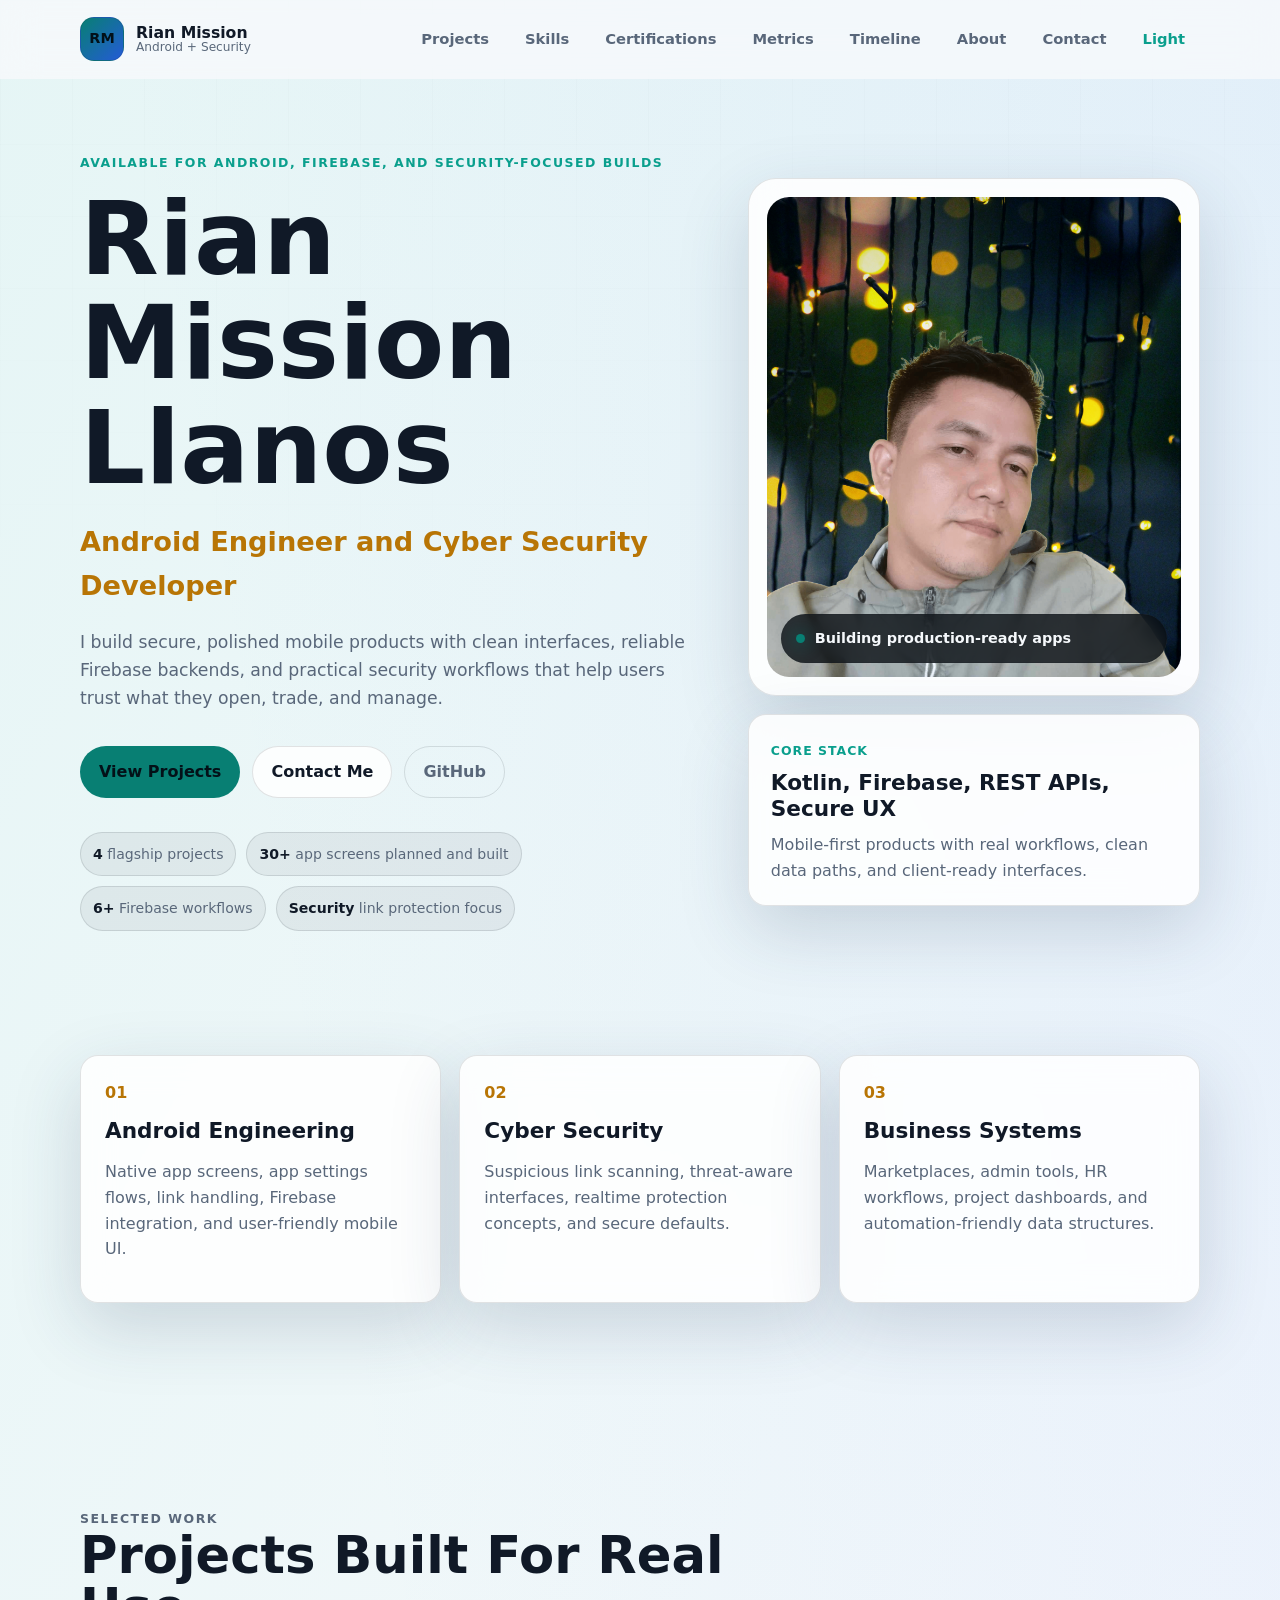
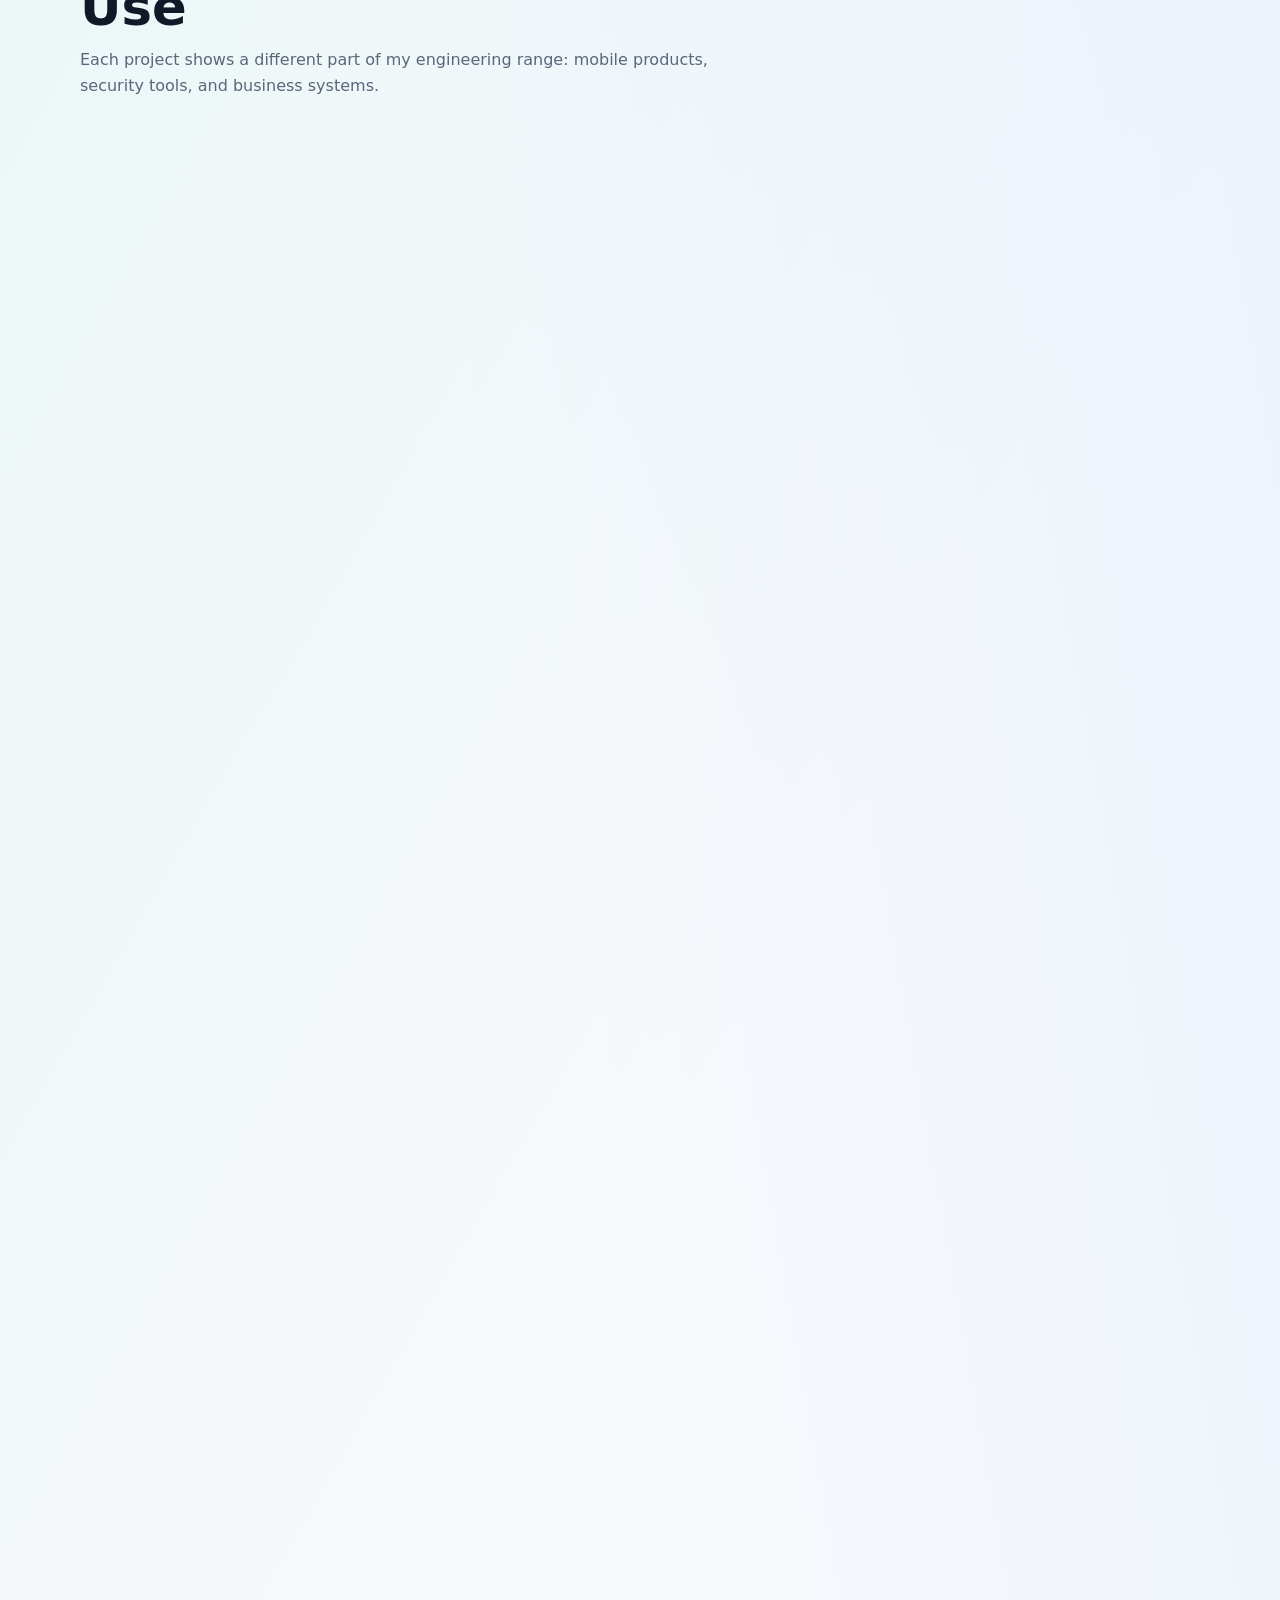
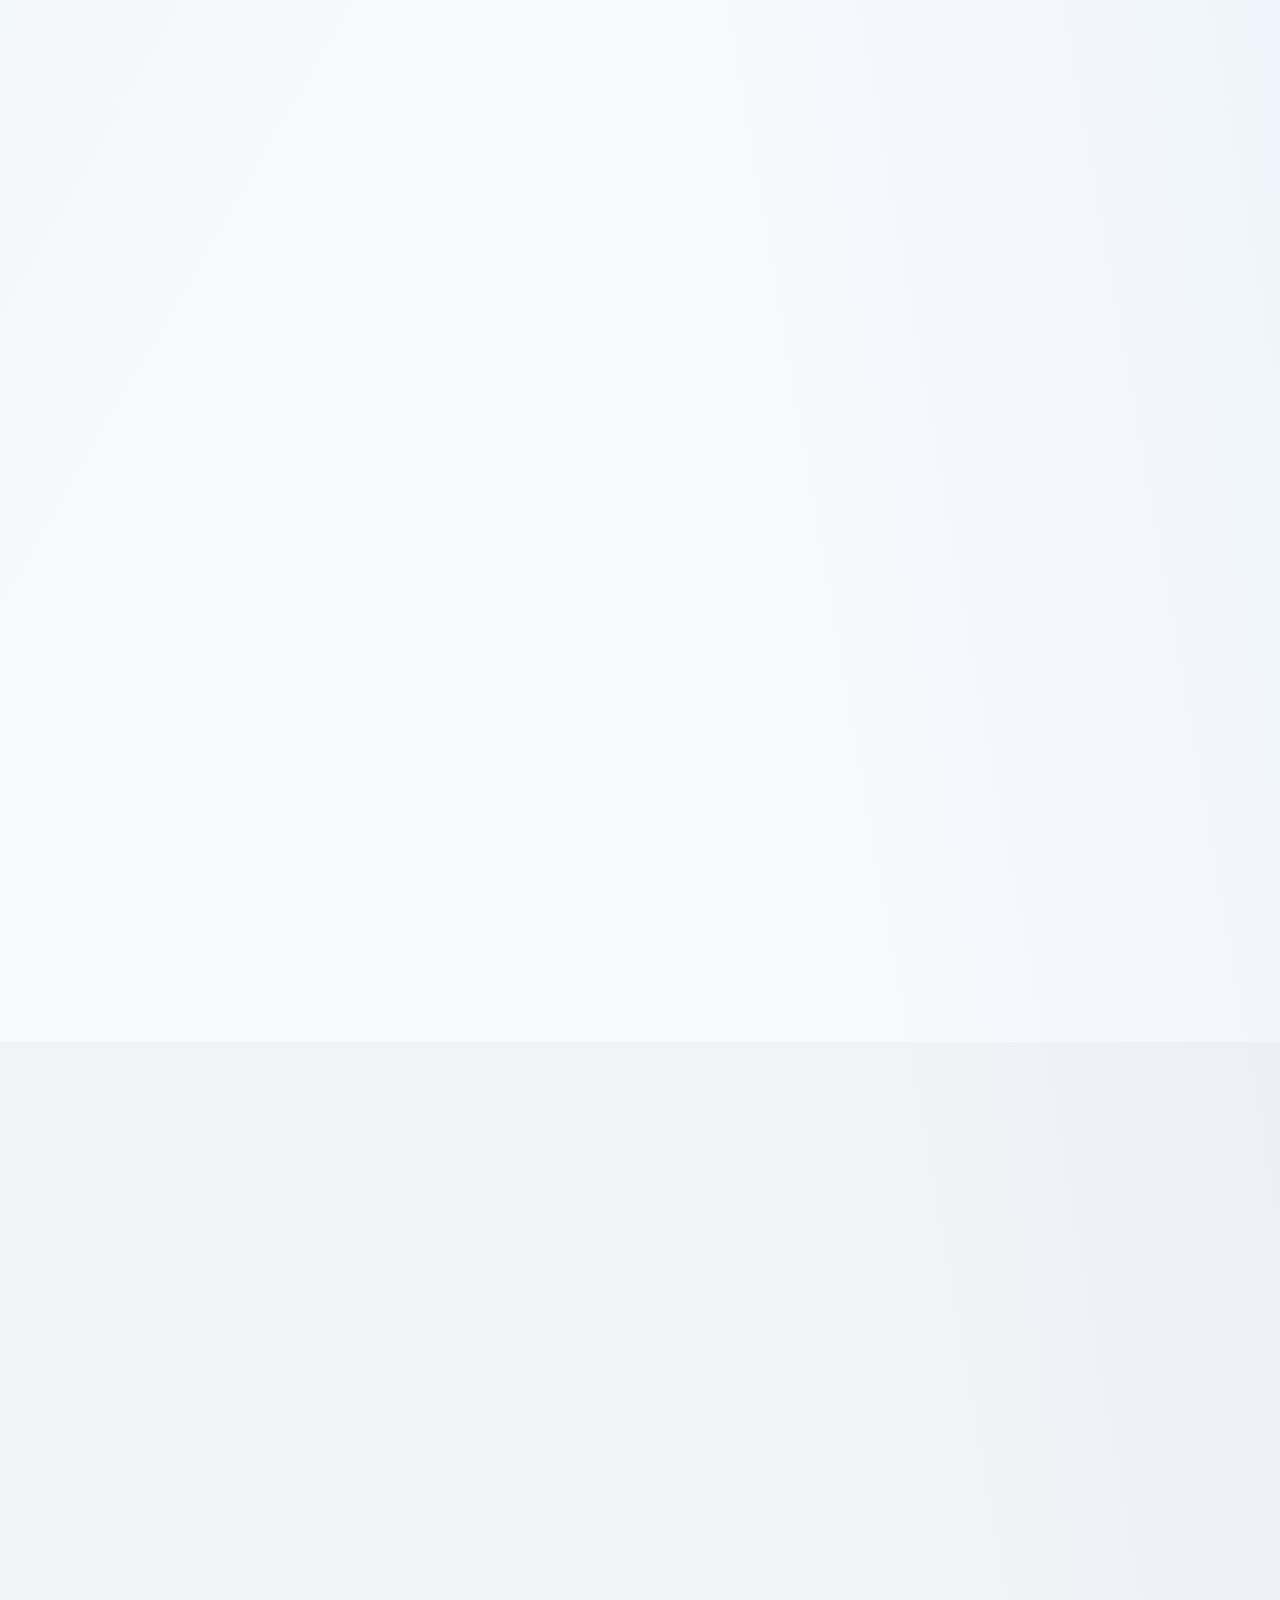
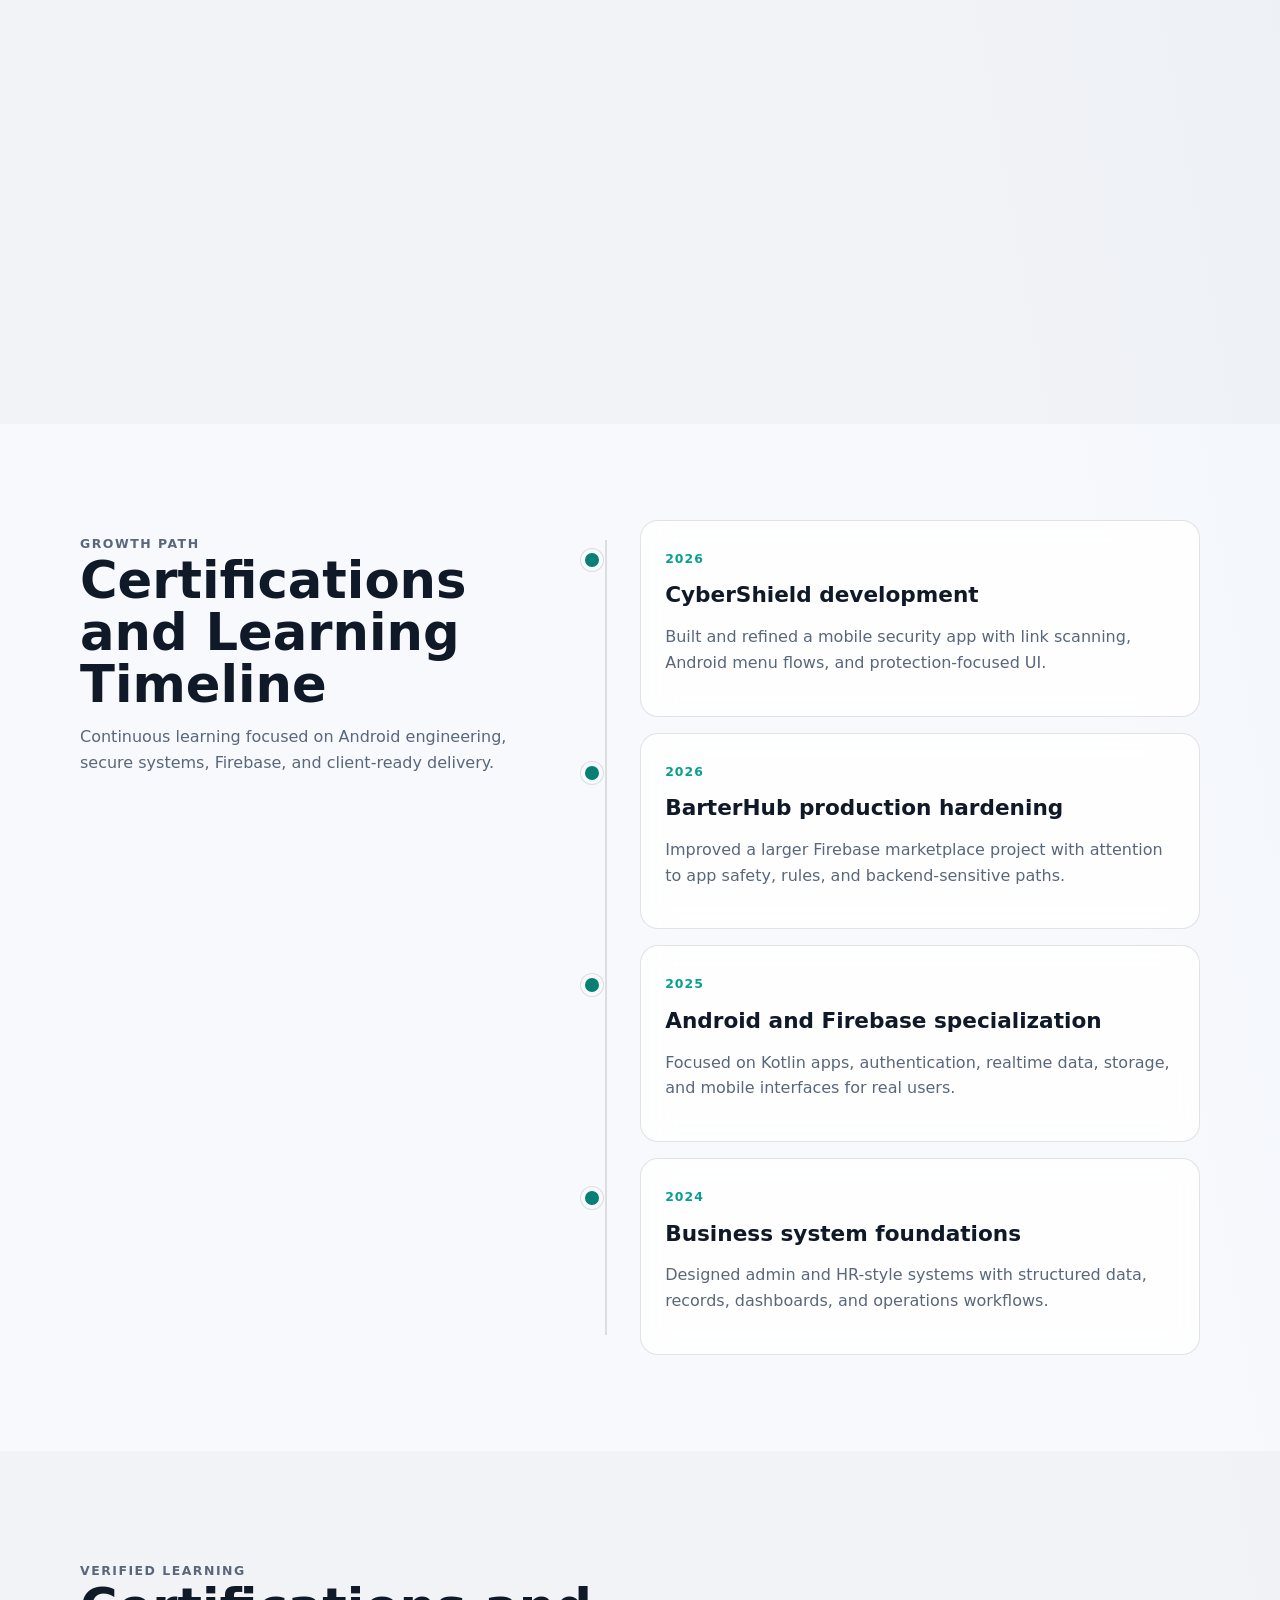
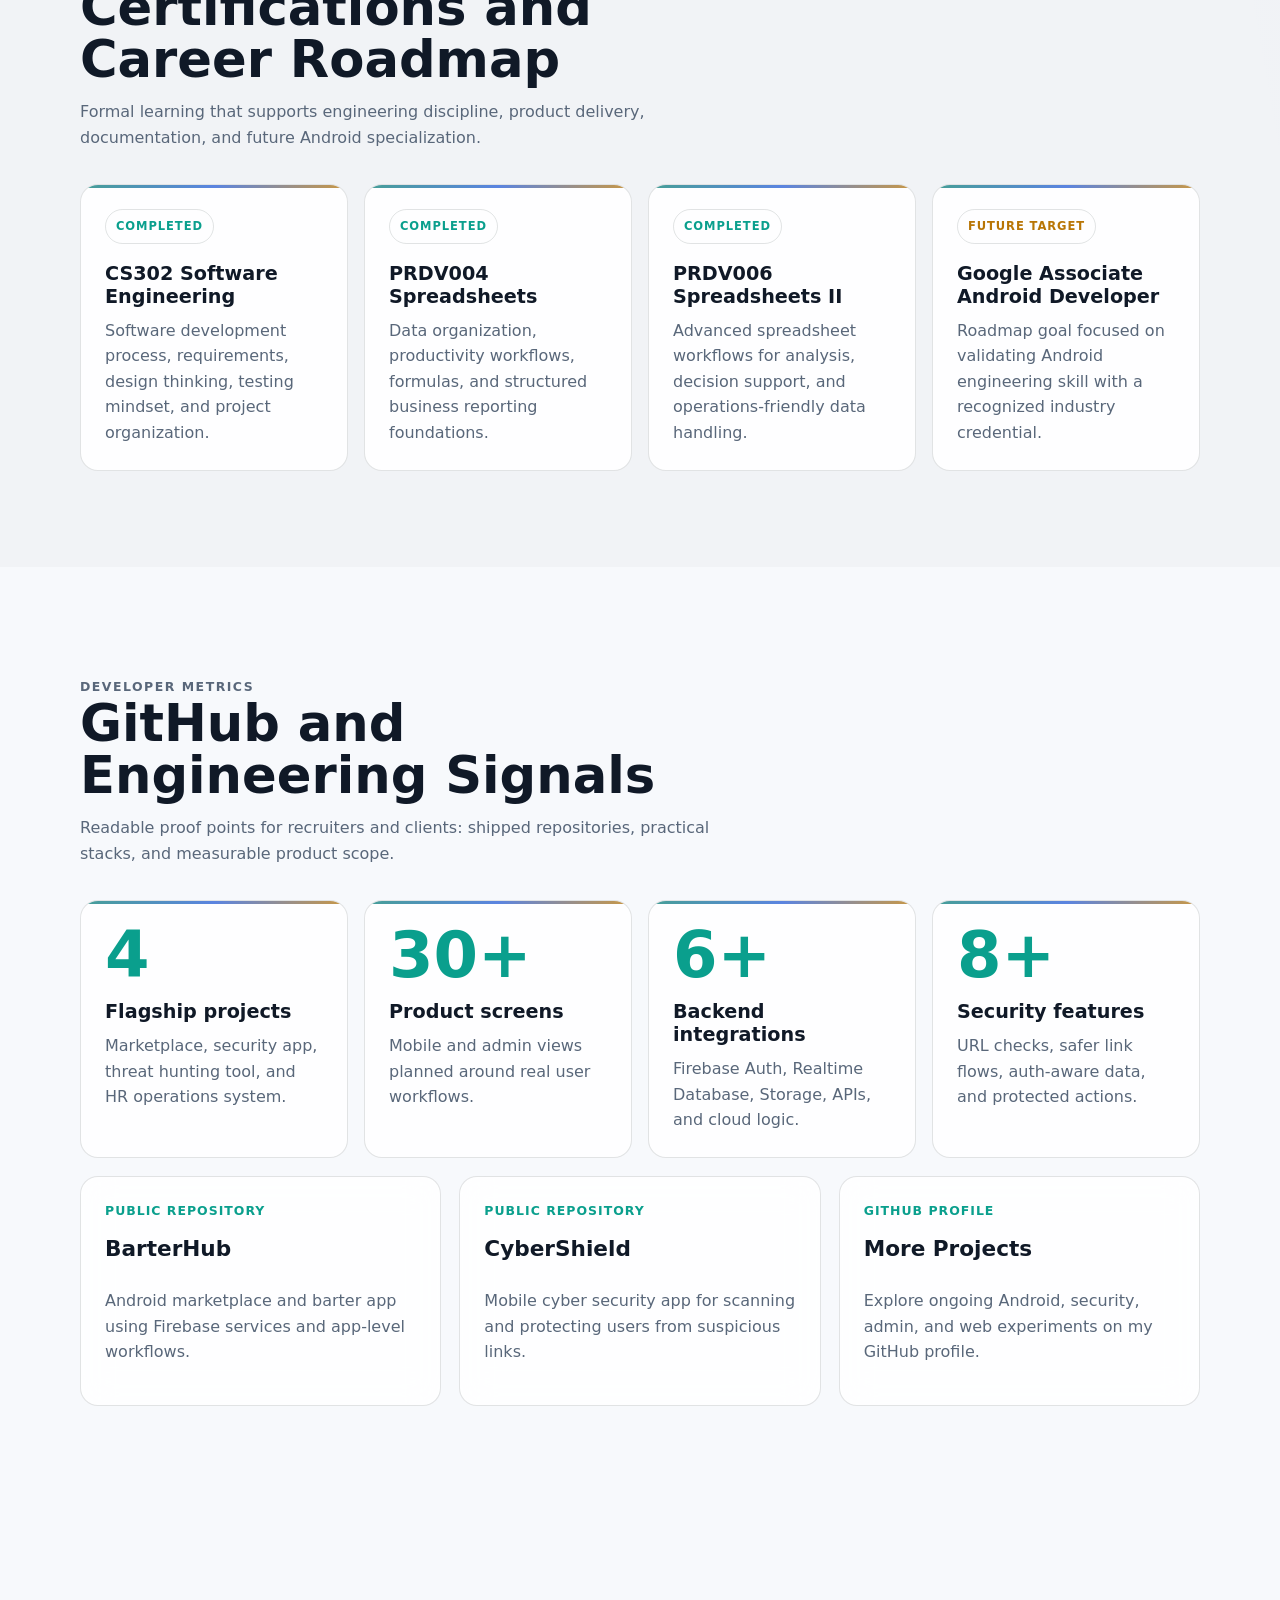
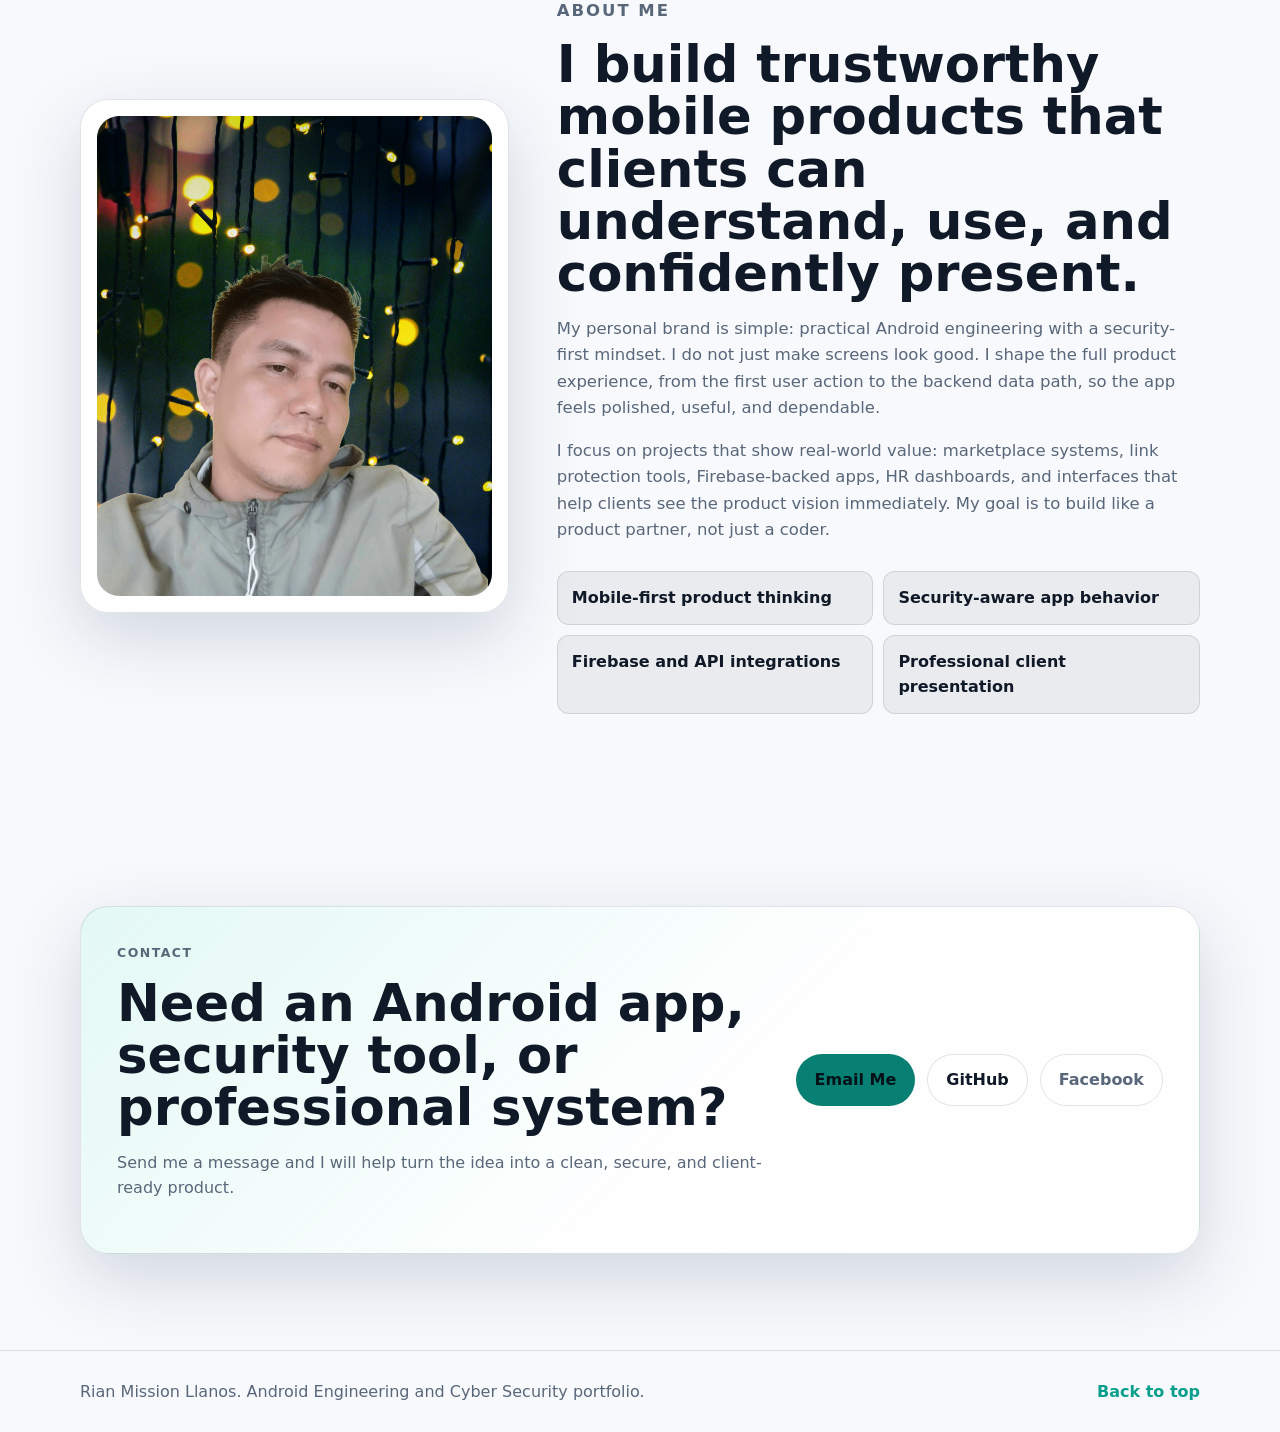
<file: index.html>
<!DOCTYPE html>
<html lang="en">
<head>
  <meta charset="UTF-8">
  <meta name="viewport" content="width=device-width, initial-scale=1">
  <meta name="robots" content="index, follow">
  <meta name="theme-color" content="#08111f">
  <meta name="description" content="Rian Mission Llanos is an Android Engineer and Cyber Security developer building secure mobile apps, Firebase systems, and client-ready digital products.">
  <meta name="keywords" content="Rian Mission Llanos, Android Engineer, Cyber Security, Kotlin, Firebase, BarterHub, CyberShield, HR System, Philippines developer">
  <meta name="author" content="Rian Mission Llanos">
  <meta property="og:title" content="Rian Mission Llanos | Android Engineer and Cyber Security Developer">
  <meta property="og:description" content="Premium developer portfolio focused on Android Engineering, Cyber Security, Firebase, and production-ready app systems.">
  <meta property="og:type" content="website">
  <meta property="og:image" content="mission.jpg">
  <meta property="og:url" content="https://rainmission123.github.io/My-Portfolio/">
  <meta name="twitter:card" content="summary_large_image">
  <title>Rian Mission Llanos | Android Engineer and Cyber Security Developer</title>
  <link rel="canonical" href="https://rainmission123.github.io/My-Portfolio/">
  <link rel="preload" href="mission.jpg" as="image">
  <link rel="stylesheet" href="style.css">
  <script type="application/ld+json">
    {
      "@context": "https://schema.org",
      "@type": "Person",
      "name": "Rian Mission Llanos",
      "jobTitle": "Android Engineer and Cyber Security Developer",
      "url": "https://rainmission123.github.io/My-Portfolio/",
      "image": "mission.jpg",
      "email": "<mailto:missionrain></mailto:missionrain>@gmail.com",
      "sameAs": [
        "https://github.com/rainmission123",
        "https://www.facebook.com/Jorian1926"
      ],
      "knowsAbout": [
        "Android Engineering",
        "Cyber Security",
        "Kotlin",
        "Firebase",
        "Secure Mobile Applications"
      ]
    }
  </script>
</head>
<body>
  <a class="skip-link" href="#main">Skip to content</a>

  <header class="site-header" data-header>
    <nav class="nav shell" aria-label="Primary navigation">
      <a class="brand" href="#home" aria-label="Rian Mission home">
        <span class="brand-mark">RM</span>
        <span class="brand-copy">
          <strong>Rian Mission</strong>
          <small>Android + Security</small>
        </span>
      </a>

      <button class="nav-toggle" type="button" aria-label="Open menu" aria-expanded="false" data-nav-toggle>
        <span></span>
        <span></span>
        <span></span>
      </button>

      <div class="nav-panel" data-nav-panel>
        <a href="#projects">Projects</a>
        <a href="#skills">Skills</a>
        <a href="#certifications">Certifications</a>
        <a href="#metrics">Metrics</a>
        <a href="#timeline">Timeline</a>
        <a href="#about">About</a>
        <a href="#contact">Contact</a>
        <button class="theme-toggle" type="button" aria-label="Switch color theme" data-theme-toggle>
          <span data-theme-icon>Dark</span>
        </button>
      </div>
    </nav>
  </header>

  <main id="main">
    <section class="hero section" id="home">
      <div class="shell hero-grid">
        <div class="hero-copy reveal">
          <p class="eyebrow">Available for Android, Firebase, and security-focused builds</p>
          <h1>Rian Mission Llanos</h1>
          <p class="hero-title">Android Engineer and Cyber Security Developer</p>
          <p class="hero-lede">
            I build secure, polished mobile products with clean interfaces, reliable Firebase backends,
            and practical security workflows that help users trust what they open, trade, and manage.
          </p>
          <div class="hero-actions" aria-label="Portfolio actions">
            <a class="button primary" href="#projects">View Projects</a>
            <a class="button secondary" href="mailto:missionrain8@gmail.com">Contact Me</a>
            <a class="button ghost" href="https://github.com/rainmission123" target="_blank" rel="noreferrer">GitHub</a>
          </div>
          <div class="hero-metrics" aria-label="Professional focus areas">
            <span><strong>4</strong> flagship projects</span>
            <span><strong>30+</strong> app screens planned and built</span>
            <span><strong>6+</strong> Firebase workflows</span>
            <span><strong>Security</strong> link protection focus</span>
          </div>
        </div>

        <div class="hero-visual reveal" aria-label="Profile and engineering summary">
          <div class="profile-card">
            <img src="mission.jpg" width="480" height="480" alt="Portrait of Rian Mission Llanos">
            <div class="profile-status">
              <span class="status-dot"></span>
              Building production-ready apps
            </div>
          </div>
          <div class="stack-card" aria-label="Current technical stack">
            <span>Core Stack</span>
            <strong>Kotlin, Firebase, REST APIs, Secure UX</strong>
            <p>Mobile-first products with real workflows, clean data paths, and client-ready interfaces.</p>
          </div>
        </div>
      </div>
    </section>

    <section class="section intro-band" aria-label="Portfolio highlights">
      <div class="shell highlight-grid">
        <article class="highlight-card reveal">
          <span>01</span>
          <h2>Android Engineering</h2>
          <p>Native app screens, app settings flows, link handling, Firebase integration, and user-friendly mobile UI.</p>
        </article>
        <article class="highlight-card reveal">
          <span>02</span>
          <h2>Cyber Security</h2>
          <p>Suspicious link scanning, threat-aware interfaces, realtime protection concepts, and secure defaults.</p>
        </article>
        <article class="highlight-card reveal">
          <span>03</span>
          <h2>Business Systems</h2>
          <p>Marketplaces, admin tools, HR workflows, project dashboards, and automation-friendly data structures.</p>
        </article>
      </div>
    </section>

    <section class="section" id="projects">
      <div class="shell">
        <div class="section-heading reveal">
          <p class="eyebrow">Selected work</p>
          <h2>Projects Built For Real Use</h2>
          <p>Each project shows a different part of my engineering range: mobile products, security tools, and business systems.</p>
        </div>

        <div class="showcase-grid">

          <!-- BarterHub Project -->
              <article class="showcase-card flagship-showcase reveal"
                  onclick="window.open('https://github.com/rainmission123/BarterHub', '_blank')">
                <div class="device-stage flagship-stage" aria-label="BarterHub app screenshots">
                  <div class="phone-mockup phone-main">
                    <div class="phone-speaker"></div>
                    <img src="screenshots/barterhub/home.jpg" loading="lazy" alt="BarterHub home marketplace screen">
                  </div>
                  <div class="phone-mockup phone-secondary">
                    <div class="phone-speaker"></div>
                    <img src="screenshots/barterhub/wallet.jpg" loading="lazy" alt="BarterHub wallet screen">
                  </div>
                  <div class="device-caption">
                    <span>Flagship build</span>
                    <strong>Marketplace, wallet, chat, and profile flows</strong>
                  </div>
                </div>

                <div class="showcase-copy">
                  <div class="project-top">
                    <span class="project-label">Android Marketplace</span>
                    <div class="project-links">
                      <span>GitHub</span>
                      <span aria-disabled="true">Live demo pending</span>
                    </div>
                  </div>
                  <h3>BarterHub</h3>
                  <p>
                    A larger Firebase-backed marketplace and barter product designed around user trust,
                    item discovery, trading flows, wallet-style actions, and admin-sensitive data paths.
                  </p>
                  <div class="achievement-grid">
                    <span><strong>18+</strong> app screens</span>
                    <span><strong>5</strong> Firebase areas</span>
                    <span><strong>Auth</strong> user accounts</span>
                    <span><strong>Core</strong> trades, listings, wallet</span>
                  </div>
                  <ul class="feature-list">
                    <li>Marketplace listings, trade flow, user profile, wallet and notification concepts</li>
                    <li>Realtime Database structure with rule-sensitive admin and user data areas</li>
                    <li>Built for growth: moderation, identity checks, transaction history, and app trust</li>
                  </ul>
                  <div class="project-gallery" aria-label="BarterHub screenshot gallery">
                    <figure><img src="screenshots/barterhub/home.jpg" loading="lazy" alt="BarterHub home"><figcaption>Home</figcaption></figure>
                    <figure><img src="screenshots/barterhub/chat.jpg" loading="lazy" alt="BarterHub chat"><figcaption>Chat</figcaption></figure>
                    <figure><img src="screenshots/barterhub/profile.jpg" loading="lazy" alt="BarterHub profile"><figcaption>Profile</figcaption></figure>
                    <figure><img src="screenshots/barterhub/wallet.jpg" loading="lazy" alt="BarterHub wallet"><figcaption>Wallet</figcaption></figure>
                  </div>
                  <ul class="tag-list">
                    <li>Android</li>
                    <li>Kotlin</li>
                    <li>Firebase Auth</li>
                    <li>Realtime DB</li>
                    <li>Cloud Functions</li>
                  </ul>
                </div>
              </article>

          <!-- CyberShield Project -->
              <article class="showcase-card reveal"
                  onclick="window.open('https://github.com/rainmission123/CyberShield', '_blank')">
                <div class="device-stage security-stage" aria-label="CyberShield app screenshots">
                  <div class="phone-mockup phone-main">
                    <div class="phone-speaker"></div>
                    <img src="screenshots/cybershield/main.jpg" loading="lazy" alt="CyberShield main scanner screen">
                  </div>
                  <div class="phone-mockup phone-secondary">
                    <div class="phone-speaker"></div>
                    <img src="screenshots/cybershield/result.jpg" loading="lazy" alt="CyberShield scan result screen">
                  </div>
                  <div class="device-caption">
                    <span>Security product</span>
                    <strong>Link scanning, warnings, and scan history</strong>
                  </div>
                </div>

                <div class="showcase-copy">
                  <div class="project-top">
                    <span class="project-label">Security App</span>
                    <div class="project-links">
                      <span>GitHub</span>
                      <span aria-disabled="true">Live demo pending</span>
                    </div>
                  </div>
                  <h3>CyberShield</h3>
                  <p>
                    A mobile cyber security app focused on scanning suspicious links before users open them,
                    with a polished Android experience and clearer protection-focused actions.
                  </p>
                  <div class="achievement-grid">
                    <span><strong>10+</strong> app screens</span>
                    <span><strong>4</strong> security flows</span>
                    <span><strong>API</strong> URL scanning</span>
                    <span><strong>UX</strong> link protector setup</span>
                  </div>
                  <ul class="feature-list">
                    <li>Suspicious URL scanning through a security API workflow</li>
                    <li>Android link protector setup, scan history, and realtime protection actions</li>
                    <li>Cyber-themed interface refined for clearer professional presentation</li>
                  </ul>
                  <div class="project-gallery" aria-label="CyberShield screenshot gallery">
                    <figure><img src="screenshots/cybershield/main.jpg" loading="lazy" alt="CyberShield main"><figcaption>Main</figcaption></figure>
                    <figure><img src="screenshots/cybershield/result.jpg" loading="lazy" alt="CyberShield result"><figcaption>Result</figcaption></figure>
                    <figure><img src="screenshots/cybershield/history.jpg" loading="lazy" alt="CyberShield history"><figcaption>History</figcaption></figure>
                    <figure><img src="screenshots/cybershield/warning.jpg" loading="lazy" alt="CyberShield warning"><figcaption>Warning</figcaption></figure>
                  </div>
                  <ul class="tag-list">
                    <li>Kotlin</li>
                    <li>Android SDK</li>
                    <li>VirusTotal API</li>
                    <li>Security UX</li>
                  </ul>
                </div>
              </article>

          <!-- Threat Hunter CLI Project -->
              <article class="showcase-card reveal"
                  onclick="window.open('https://github.com/rainmission123/Threat-Hunter-CLI', '_blank')">
                <div class="device-stage desktop-stage" aria-label="Threat Hunter CLI screenshot">
                  <div class="laptop-mockup">
                    <div class="laptop-bar">
                      <span></span><span></span><span></span>
                    </div>
                    <img src="screenshots/threat-hunter/main.png" loading="lazy" alt="Threat Hunter CLI terminal menu">
                  </div>

                  <div class="desktop-thumbs">
                    <img src="screenshots/threat-hunter/virustotal.jpg"
                        loading="lazy"
                        alt="VirusTotal screen">

                    <img src="screenshots/threat-hunter/whois.jpg"
                        loading="lazy"
                        alt="Whois screen">
                  </div>

                  <div class="device-caption">
                    <span>Linux Security Tool</span>
                    <strong>Threat hunting, system auditing, and threat intelligence from the terminal</strong>
                  </div>
                </div>

                <div class="showcase-copy">
                  <div class="project-top">
                    <span class="project-label">Cyber Security CLI</span>
                    <div class="project-links">
                      <span>GitHub</span>
                      <span aria-disabled="true">Linux terminal tool</span>
                    </div>
                  </div>

                  <h3>Threat Hunter CLI</h3>

                  <p>
                    A Linux-based cyber security and threat hunting toolkit built with Python.
                    It helps with system auditing, suspicious process checks, file scanning,
                    failed login review, and threat intelligence lookups.
                  </p>

                  <div class="achievement-grid">
                    <span><strong>15+</strong> CLI options</span>
                    <span><strong>3</strong> API integrations</span>
                    <span><strong>Linux</strong> security audit</span>
                    <span><strong>Python</strong> automation</span>
                  </div>

                  <ul class="feature-list">
                    <li>Checks system information, open ports, running processes, firewall status, and logged-in users</li>
                    <li>Includes suspicious process scanning, rootkit checks, file integrity, and suspicious file scanning</li>
                    <li>Supports VirusTotal, AbuseIPDB, Shodan, and Whois threat intelligence workflows</li>
                  </ul>

                  <div class="project-gallery desktop-gallery">
                    <figure>
                      <img src="screenshots/threat-hunter/main.png" loading="lazy">
                      <figcaption>Main</figcaption>
                    </figure>

                    <figure>
                      <img src="screenshots/threat-hunter/virustotal.jpg" loading="lazy">
                      <figcaption>VirusTotal</figcaption>
                    </figure>

                    <figure>
                      <img src="screenshots/threat-hunter/whois.jpg" loading="lazy">
                      <figcaption>Whois</figcaption>
                    </figure>

                    <figure>
                      <img src="screenshots/threat-hunter/report.jpg" loading="lazy">
                      <figcaption>Report</figcaption>
                    </figure>
                  </div>

                  <ul class="tag-list">
                    <li>Python</li>
                    <li>Linux</li>
                    <li>Threat Hunting</li>
                    <li>VirusTotal</li>
                    <li>Shodan</li>
                    <li>AbuseIPDB</li>
                  </ul>
                </div>
              </article>

          <!-- HR System Project -->
              <article class="showcase-card reveal"
                  onclick="window.open('https://github.com/rainmission123/HR-System-Management', '_blank')">
                <div class="device-stage desktop-stage" aria-label="HR System desktop screenshots">
                  <div class="laptop-mockup">
                    <div class="laptop-bar">
                      <span></span><span></span><span></span>
                    </div>
                    <img src="screenshots/hr-system/dashboard.jpg" loading="lazy" alt="HR System dashboard screen">
                  </div>
                  <div class="desktop-thumbs">
                    <img src="screenshots/hr-system/employees.jpg" loading="lazy" alt="HR System employees screen">
                    <img src="screenshots/hr-system/attendance.jpg" loading="lazy" alt="HR System attendance screen">
                  </div>
                  <div class="device-caption">
                    <span>Business dashboard</span>
                    <strong>HR operations, analytics, and employee management</strong>
                  </div>
                </div>

                <div class="showcase-copy">
                  <div class="project-top">
                    <span class="project-label">Operations System</span>
                    <div class="project-links">
                      <span>GitHub</span>
                      <span aria-disabled="true">Live demo pending</span>
                    </div>
                  </div>
                  <h3>HR System</h3>
                  <p>
                    A business operations system concept for employee records, admin workflows,
                    HR visibility, and organized dashboards that recruiters and clients can scan quickly.
                  </p>
                  <div class="achievement-grid">
                    <span><strong>8+</strong> admin views</span>
                    <span><strong>3</strong> workflow groups</span>
                    <span><strong>Data</strong> employee records</span>
                    <span><strong>Core</strong> HR operations</span>
                  </div>
                  <ul class="feature-list">
                    <li>Employee records, admin summaries, structured HR data, and dashboard thinking</li>
                    <li>Designed for daily operations, clear navigation, and fast decision support</li>
                    <li>Client-friendly system layout with professional business product positioning</li>
                  </ul>
                  <div class="project-gallery desktop-gallery" aria-label="HR System screenshot gallery">
                    <figure><img src="screenshots/hr-system/dashboard.jpg" loading="lazy" alt="HR System dashboard"><figcaption>Dashboard</figcaption></figure>
                    <figure><img src="screenshots/hr-system/employees.jpg" loading="lazy" alt="HR System employees"><figcaption>Employees</figcaption></figure>
                    <figure><img src="screenshots/hr-system/attendance.jpg" loading="lazy" alt="HR System attendance"><figcaption>Attendance</figcaption></figure>
                    <figure><img src="screenshots/hr-system/leave.jpg" loading="lazy" alt="HR System leave"><figcaption>Leave</figcaption></figure>
                  </div>
                  <ul class="tag-list">
                    <li>Dashboard UI</li>
                    <li>Admin System</li>
                    <li>Data Design</li>
                    <li>Operations</li>
                  </ul>
                </div>
              </article>

        </div>
      </div>
    </section>

    <section class="section skills-section" id="skills">
      <div class="shell">
        <div class="section-heading reveal">
          <p class="eyebrow">Technical strengths</p>
          <h2>Skills That Match Modern Product Work</h2>
          <p>Focused on practical engineering: building, securing, shipping, and improving real applications.</p>
        </div>

        <div class="skills-grid">
          <article class="skill-card reveal"><span>AN</span><h3>Android SDK</h3><p>Native screens, app settings flows, intents, lifecycle, and mobile-first UX.</p></article>
          <article class="skill-card reveal"><span>KT</span><h3>Kotlin</h3><p>Clean app logic, maintainable structure, and production-friendly Android code.</p></article>
          <article class="skill-card reveal"><span>FB</span><h3>Firebase</h3><p>Authentication, Realtime Database, Storage, rules, and cloud-backed workflows.</p></article>
          <article class="skill-card reveal"><span>CS</span><h3>Cyber Security</h3><p>Threat-aware features, link scanning, safer defaults, and security-focused UX.</p></article>
          <article class="skill-card reveal"><span>API</span><h3>REST APIs</h3><p>Retrofit integrations, structured responses, API keys, and network error handling.</p></article>
          <article class="skill-card reveal"><span>UI</span><h3>Interface Design</h3><p>Responsive layouts, dark themes, consistent spacing, and readable product screens.</p></article>
          <article class="skill-card reveal"><span>GH</span><h3>GitHub</h3><p>Repository management, version control, pull-ready changes, and project delivery.</p></article>
          <article class="skill-card reveal"><span>QA</span><h3>Testing Mindset</h3><p>Build checks, UI review, bug fixing, and careful changes that protect existing apps.</p></article>
        </div>
      </div>
    </section>

    <section class="section" id="timeline">
      <div class="shell timeline-layout">
        <div class="section-heading sticky-heading reveal">
          <p class="eyebrow">Growth path</p>
          <h2>Certifications and Learning Timeline</h2>
          <p>Continuous learning focused on Android engineering, secure systems, Firebase, and client-ready delivery.</p>
        </div>

        <div class="timeline">
          <article class="timeline-item reveal">
            <span>2026</span>
            <h3>CyberShield development</h3>
            <p>Built and refined a mobile security app with link scanning, Android menu flows, and protection-focused UI.</p>
          </article>
          <article class="timeline-item reveal">
            <span>2026</span>
            <h3>BarterHub production hardening</h3>
            <p>Improved a larger Firebase marketplace project with attention to app safety, rules, and backend-sensitive paths.</p>
          </article>
          <article class="timeline-item reveal">
            <span>2025</span>
            <h3>Android and Firebase specialization</h3>
            <p>Focused on Kotlin apps, authentication, realtime data, storage, and mobile interfaces for real users.</p>
          </article>
          <article class="timeline-item reveal">
            <span>2024</span>
            <h3>Business system foundations</h3>
            <p>Designed admin and HR-style systems with structured data, records, dashboards, and operations workflows.</p>
          </article>
        </div>
      </div>
    </section>

    <section class="section certifications-section" id="certifications">
      <div class="shell">
        <div class="section-heading reveal">
          <p class="eyebrow">Verified learning</p>
          <h2>Certifications and Career Roadmap</h2>
          <p>Formal learning that supports engineering discipline, product delivery, documentation, and future Android specialization.</p>
        </div>

        <div class="cert-grid">
          <article class="cert-card reveal">
            <span>Completed</span>
            <h3>CS302 Software Engineering</h3>
            <p>Software development process, requirements, design thinking, testing mindset, and project organization.</p>
          </article>
          <article class="cert-card reveal">
            <span>Completed</span>
            <h3>PRDV004 Spreadsheets</h3>
            <p>Data organization, productivity workflows, formulas, and structured business reporting foundations.</p>
          </article>
          <article class="cert-card reveal">
            <span>Completed</span>
            <h3>PRDV006 Spreadsheets II</h3>
            <p>Advanced spreadsheet workflows for analysis, decision support, and operations-friendly data handling.</p>
          </article>
          <article class="cert-card future reveal">
            <span>Future target</span>
            <h3>Google Associate Android Developer</h3>
            <p>Roadmap goal focused on validating Android engineering skill with a recognized industry credential.</p>
          </article>
        </div>
      </div>
    </section>

    <section class="section github-section" id="metrics" aria-label="GitHub projects and developer metrics">
      <div class="shell">
        <div class="section-heading reveal">
          <p class="eyebrow">Developer metrics</p>
          <h2>GitHub and Engineering Signals</h2>
          <p>Readable proof points for recruiters and clients: shipped repositories, practical stacks, and measurable product scope.</p>
        </div>

        <div class="metric-grid">
          <article class="metric-card reveal"><span>4</span><h3>Flagship projects</h3><p>Marketplace, security app, threat hunting tool, and HR operations system.</p></article>
          <article class="metric-card reveal"><span>30+</span><h3>Product screens</h3><p>Mobile and admin views planned around real user workflows.</p></article>
          <article class="metric-card reveal"><span>6+</span><h3>Backend integrations</h3><p>Firebase Auth, Realtime Database, Storage, APIs, and cloud logic.</p></article>
          <article class="metric-card reveal"><span>8+</span><h3>Security features</h3><p>URL checks, safer link flows, auth-aware data, and protected actions.</p></article>
        </div>

        <div class="repo-grid">
          <a class="repo-card reveal" href="https://github.com/rainmission123/BarterHub" target="_blank" rel="noreferrer">
            <span>Public repository</span>
            <h3>BarterHub</h3>
            <p>Android marketplace and barter app using Firebase services and app-level workflows.</p>
          </a>
          <a class="repo-card reveal" href="https://github.com/rainmission123/CyberShield" target="_blank" rel="noreferrer">
            <span>Public repository</span>
            <h3>CyberShield</h3>
            <p>Mobile cyber security app for scanning and protecting users from suspicious links.</p>
          </a>
          <a class="repo-card reveal" href="https://github.com/rainmission123" target="_blank" rel="noreferrer">
            <span>GitHub profile</span>
            <h3>More Projects</h3>
            <p>Explore ongoing Android, security, admin, and web experiments on my GitHub profile.</p>
          </a>
        </div>
      </div>
    </section>

    <section class="section about-section" id="about">
      <div class="shell about-grid">
        <div class="about-media reveal">
          <img src="mission.jpg" width="480" height="480" loading="lazy" alt="Rian Mission Llanos professional portrait">
        </div>
        <div class="about-copy reveal">
          <p class="eyebrow">About me</p>
          <h2>I build trustworthy mobile products that clients can understand, use, and confidently present.</h2>
          <p>
            My personal brand is simple: practical Android engineering with a security-first mindset.
            I do not just make screens look good. I shape the full product experience, from the first
            user action to the backend data path, so the app feels polished, useful, and dependable.
          </p>
          <p>
            I focus on projects that show real-world value: marketplace systems, link protection tools,
            Firebase-backed apps, HR dashboards, and interfaces that help clients see the product vision
            immediately. My goal is to build like a product partner, not just a coder.
          </p>
          <div class="about-list">
            <span>Mobile-first product thinking</span>
            <span>Security-aware app behavior</span>
            <span>Firebase and API integrations</span>
            <span>Professional client presentation</span>
          </div>
        </div>
      </div>
    </section>

    <section class="section contact-section" id="contact">
      <div class="shell contact-card reveal">
        <div>
          <p class="eyebrow">Contact</p>
          <h2>Need an Android app, security tool, or professional system?</h2>
          <p>Send me a message and I will help turn the idea into a clean, secure, and client-ready product.</p>
        </div>
        <div class="contact-actions">
          <a class="button primary" href="mailto:missionrain8@gmail.com">Email Me</a>
          <a class="button secondary" href="https://github.com/rainmission123" target="_blank" rel="noreferrer">GitHub</a>
          <a class="button ghost" href="https://www.facebook.com/Jorian1926" target="_blank" rel="noreferrer">Facebook</a>
        </div>
      </div>
    </section>
  </main>

  <footer class="site-footer">
    <div class="shell footer-grid">
      <p>Rian Mission Llanos. Android Engineering and Cyber Security portfolio.</p>
      <a href="#home">Back to top</a>
    </div>
  </footer>

  <script src="script.js" defer></script>
</body>
</html>
</file>
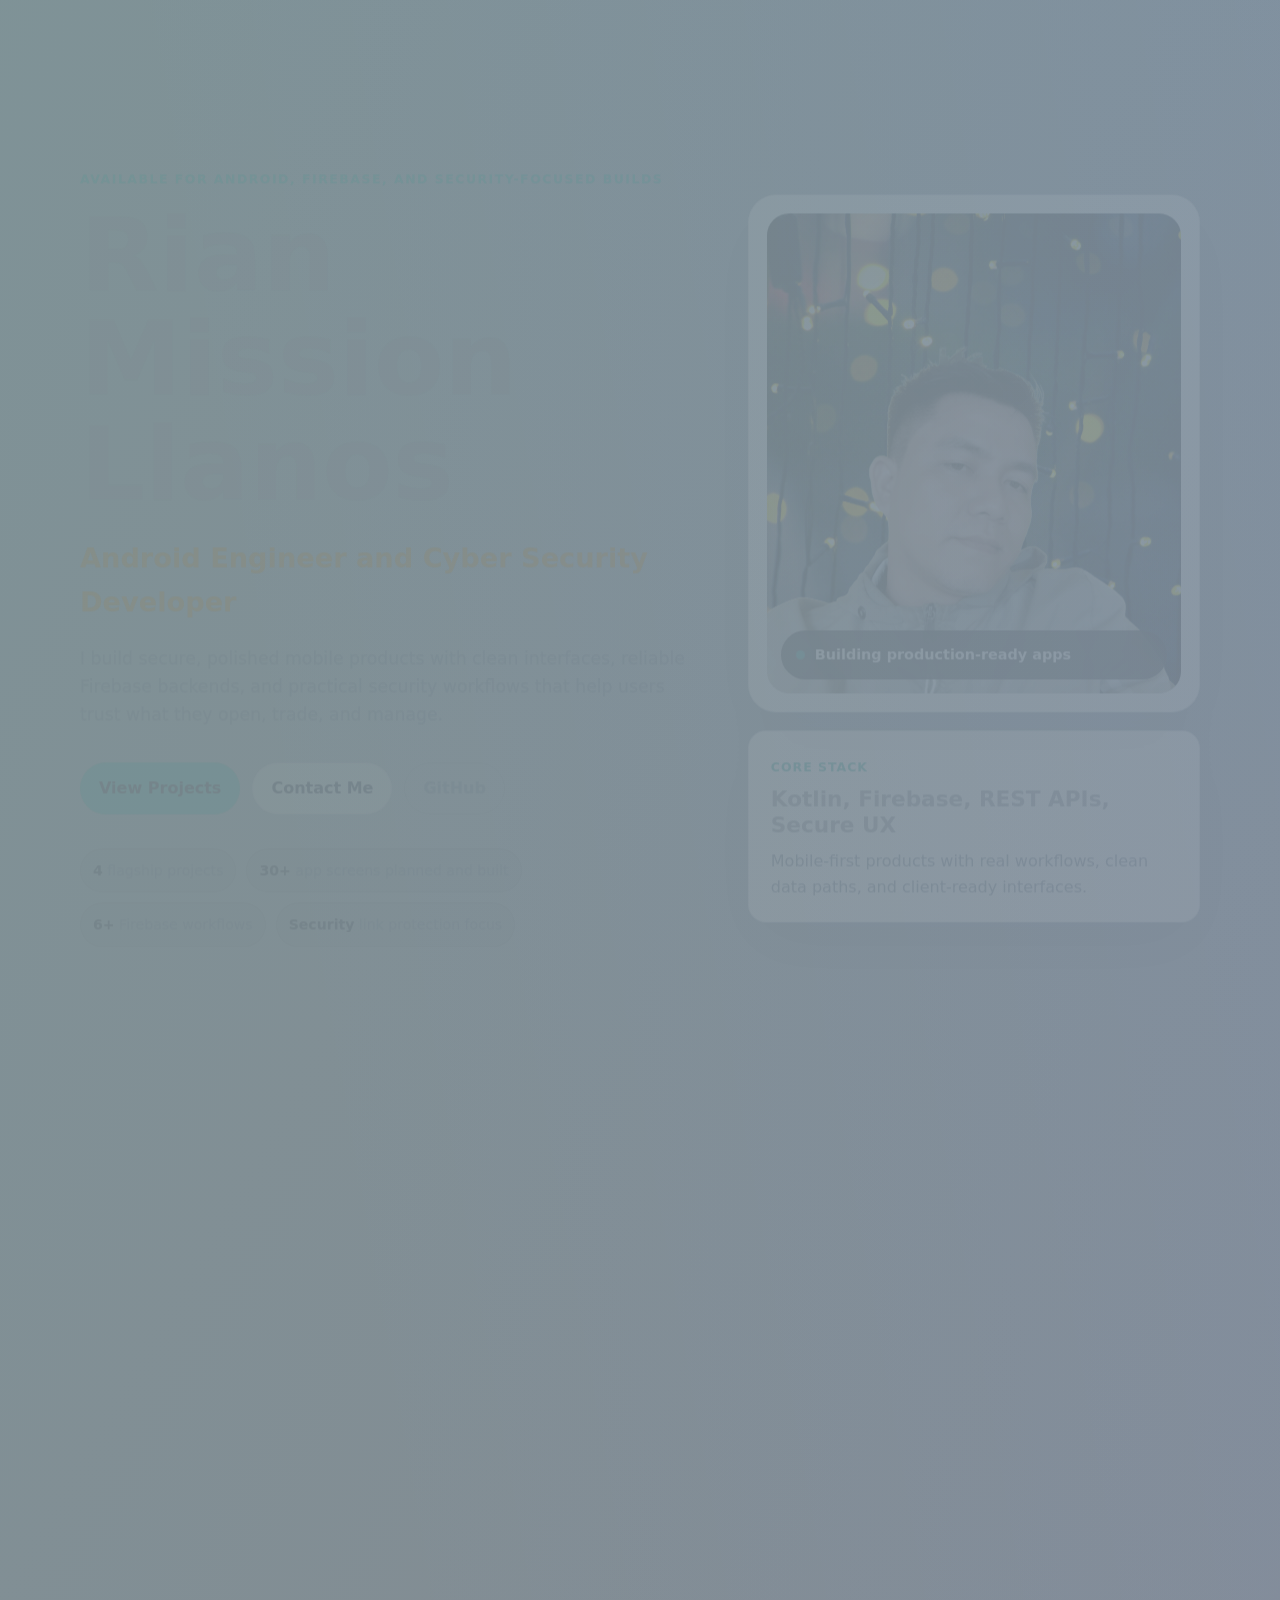
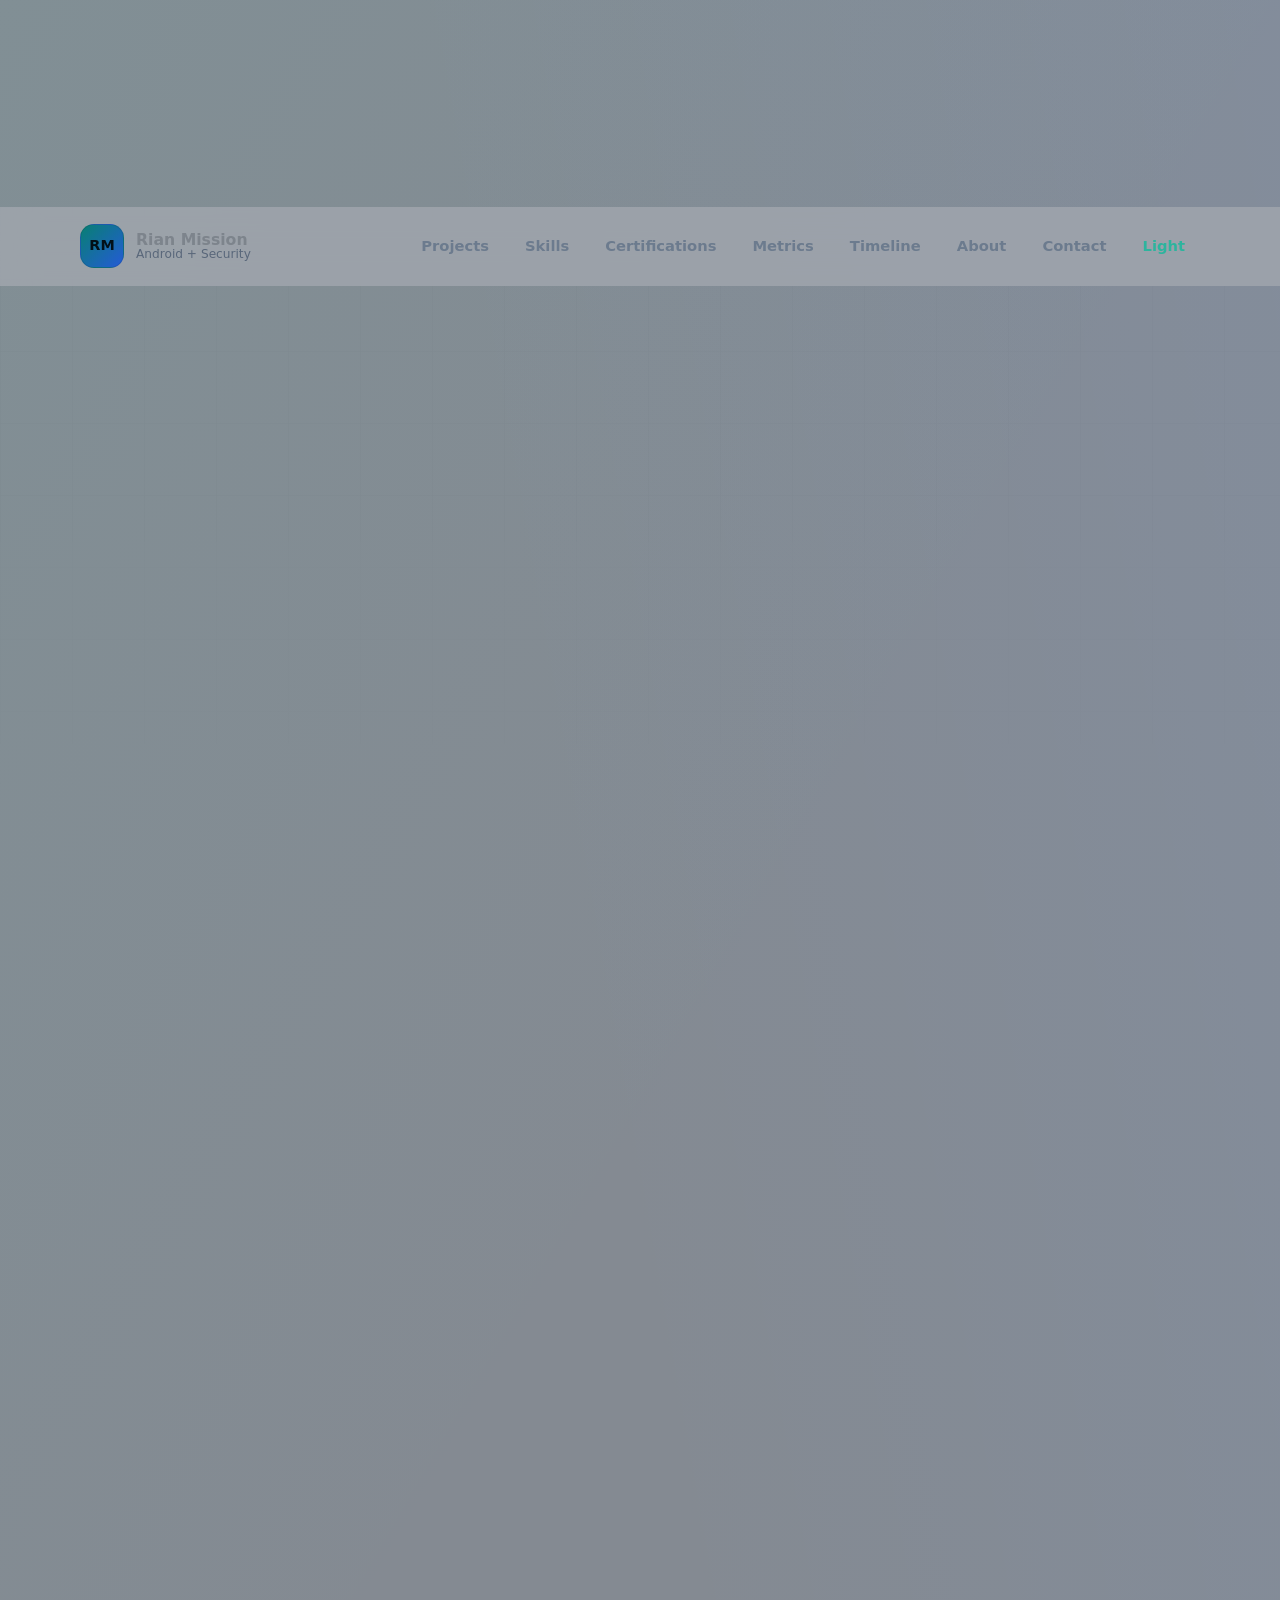
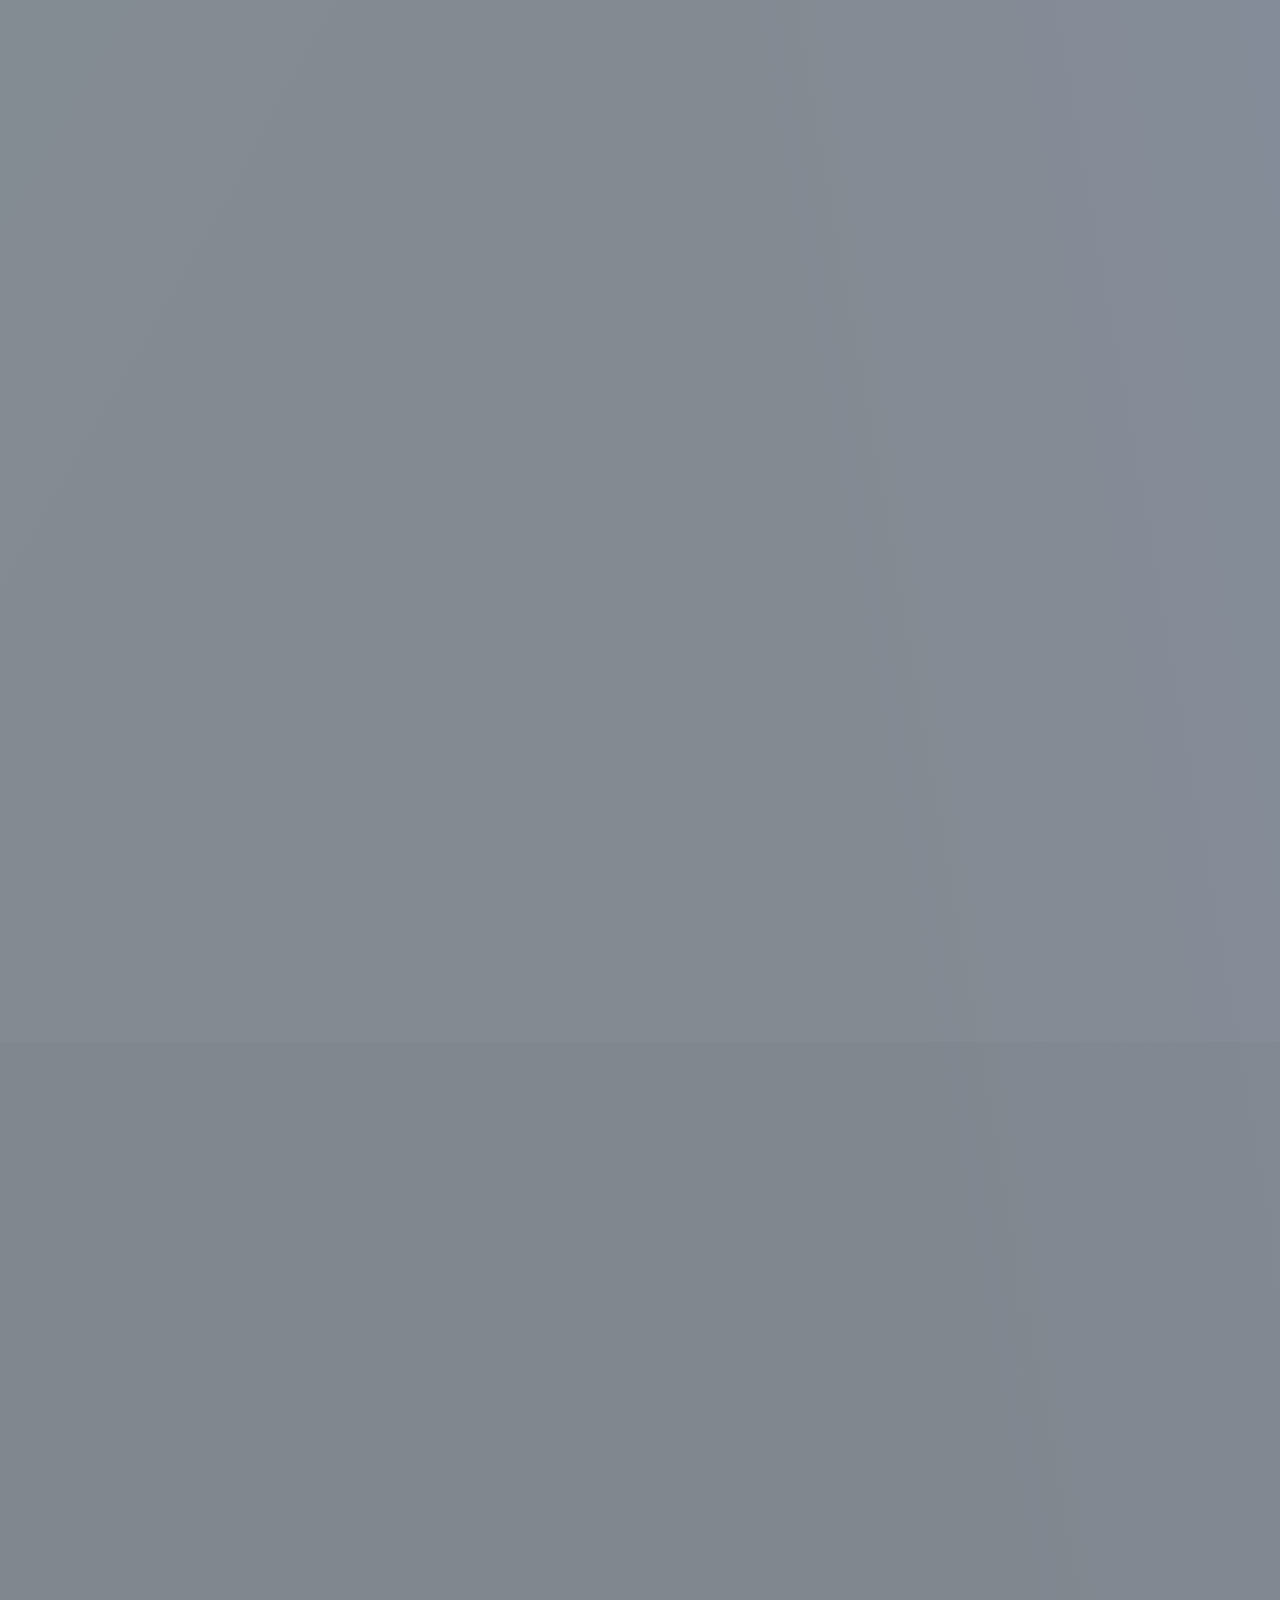
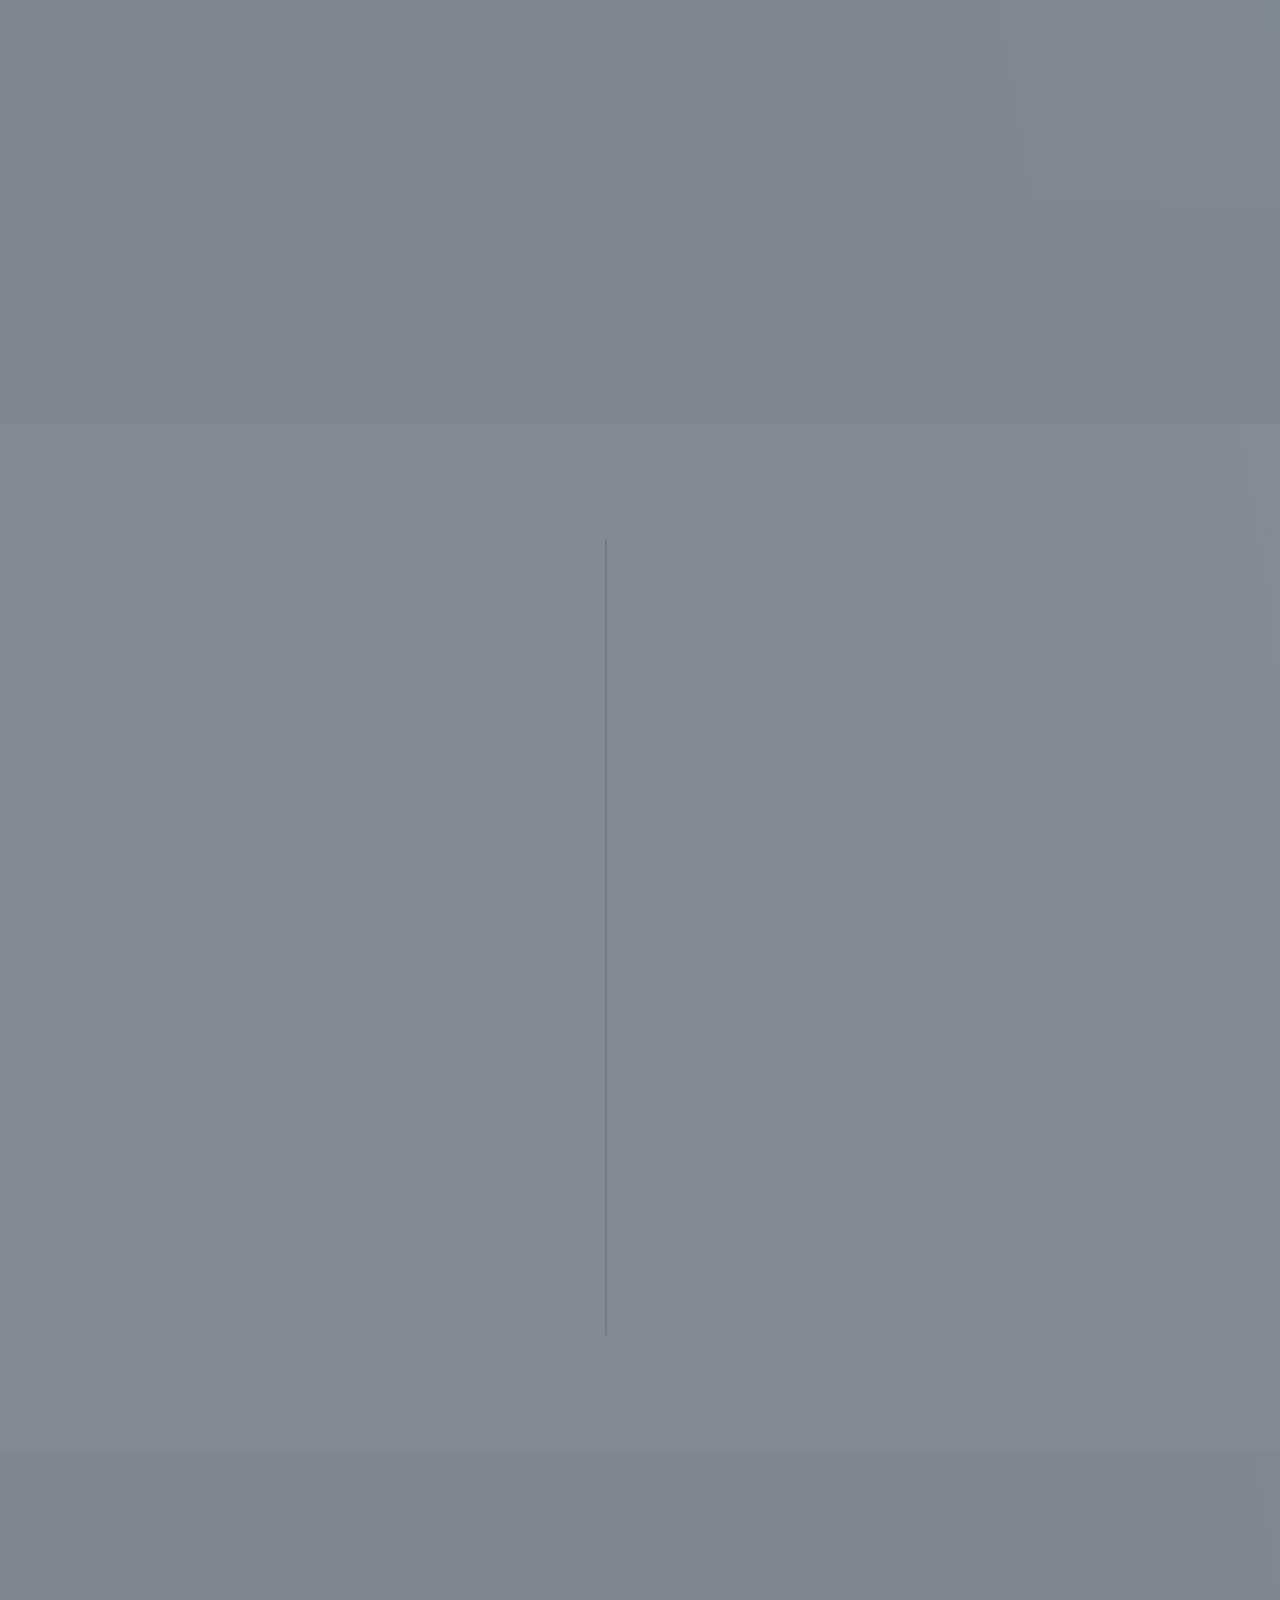
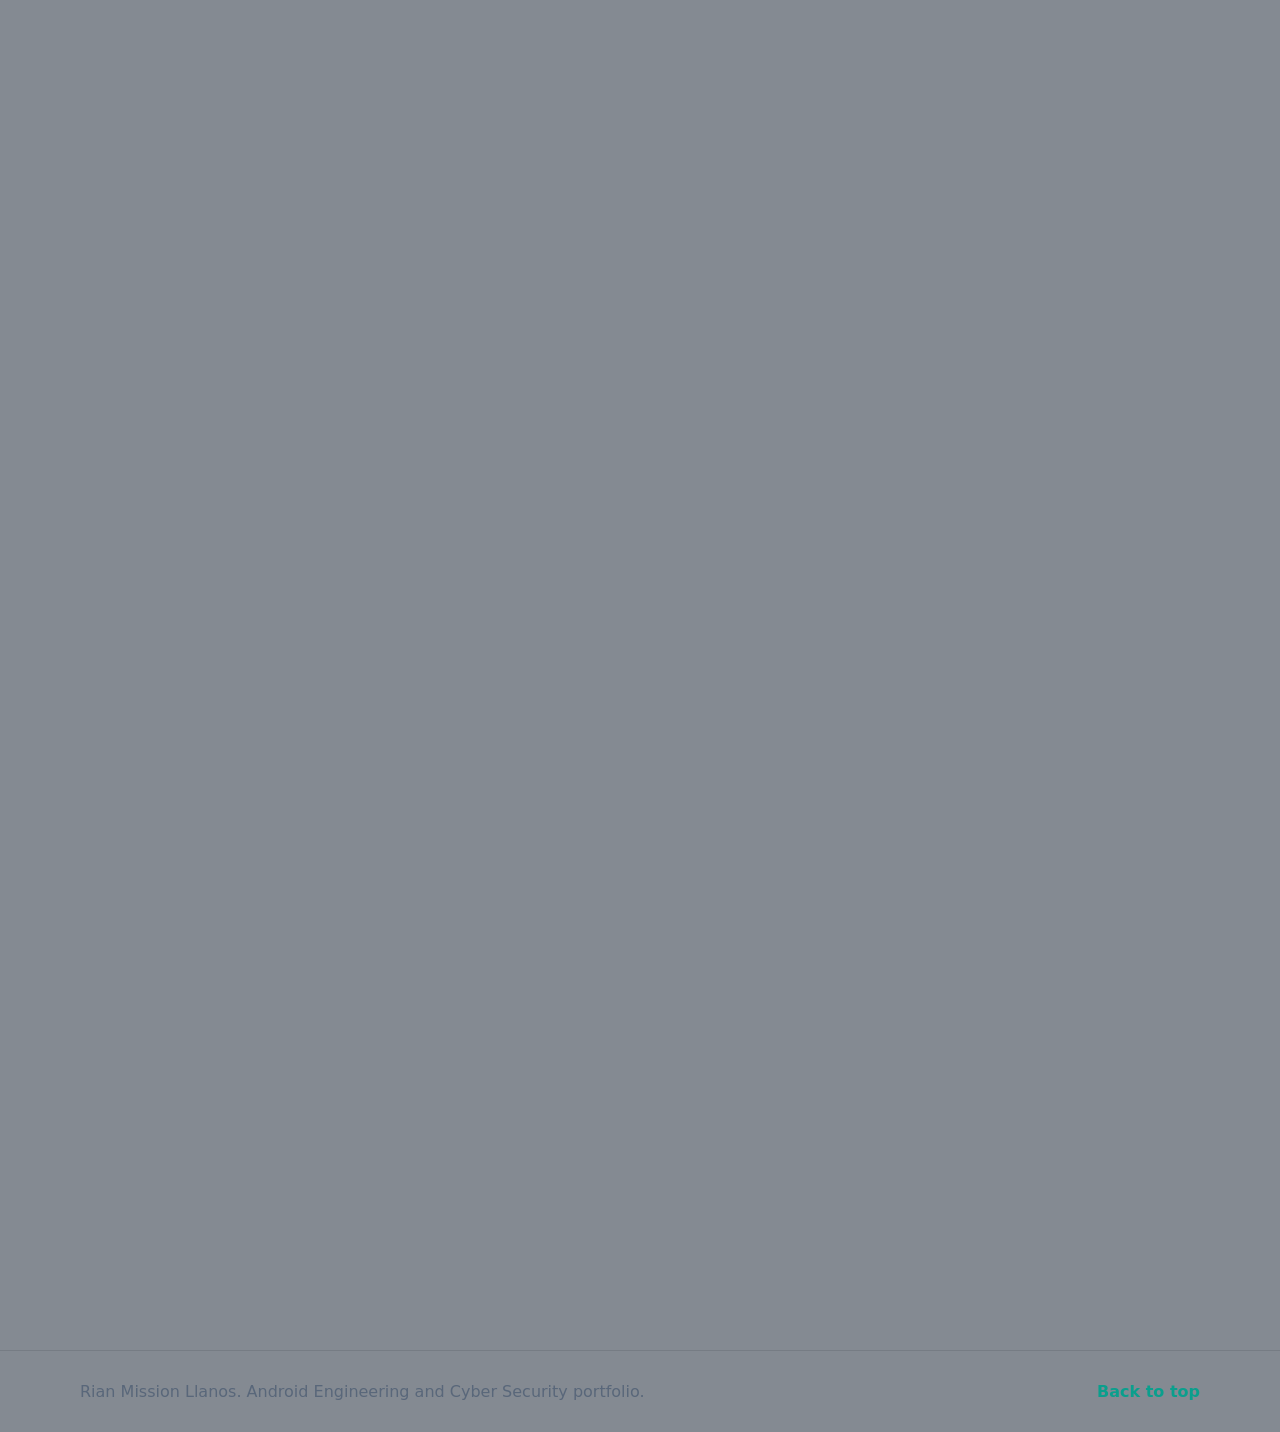
<file: readmore.html>
<!DOCTYPE html>
<html lang="en">
<head>
  <meta charset="UTF-8">
  <meta name="viewport" content="width=device-width, initial-scale=1">
  <meta http-equiv="refresh" content="0; url=index.html#about">
  <title>About | Rian Mission Llanos</title>
  <link rel="canonical" href="index.html#about">
</head>
<body>
  <p><a href="index.html#about">Read about Rian Mission Llanos</a></p>
</body>
</html>
</file>
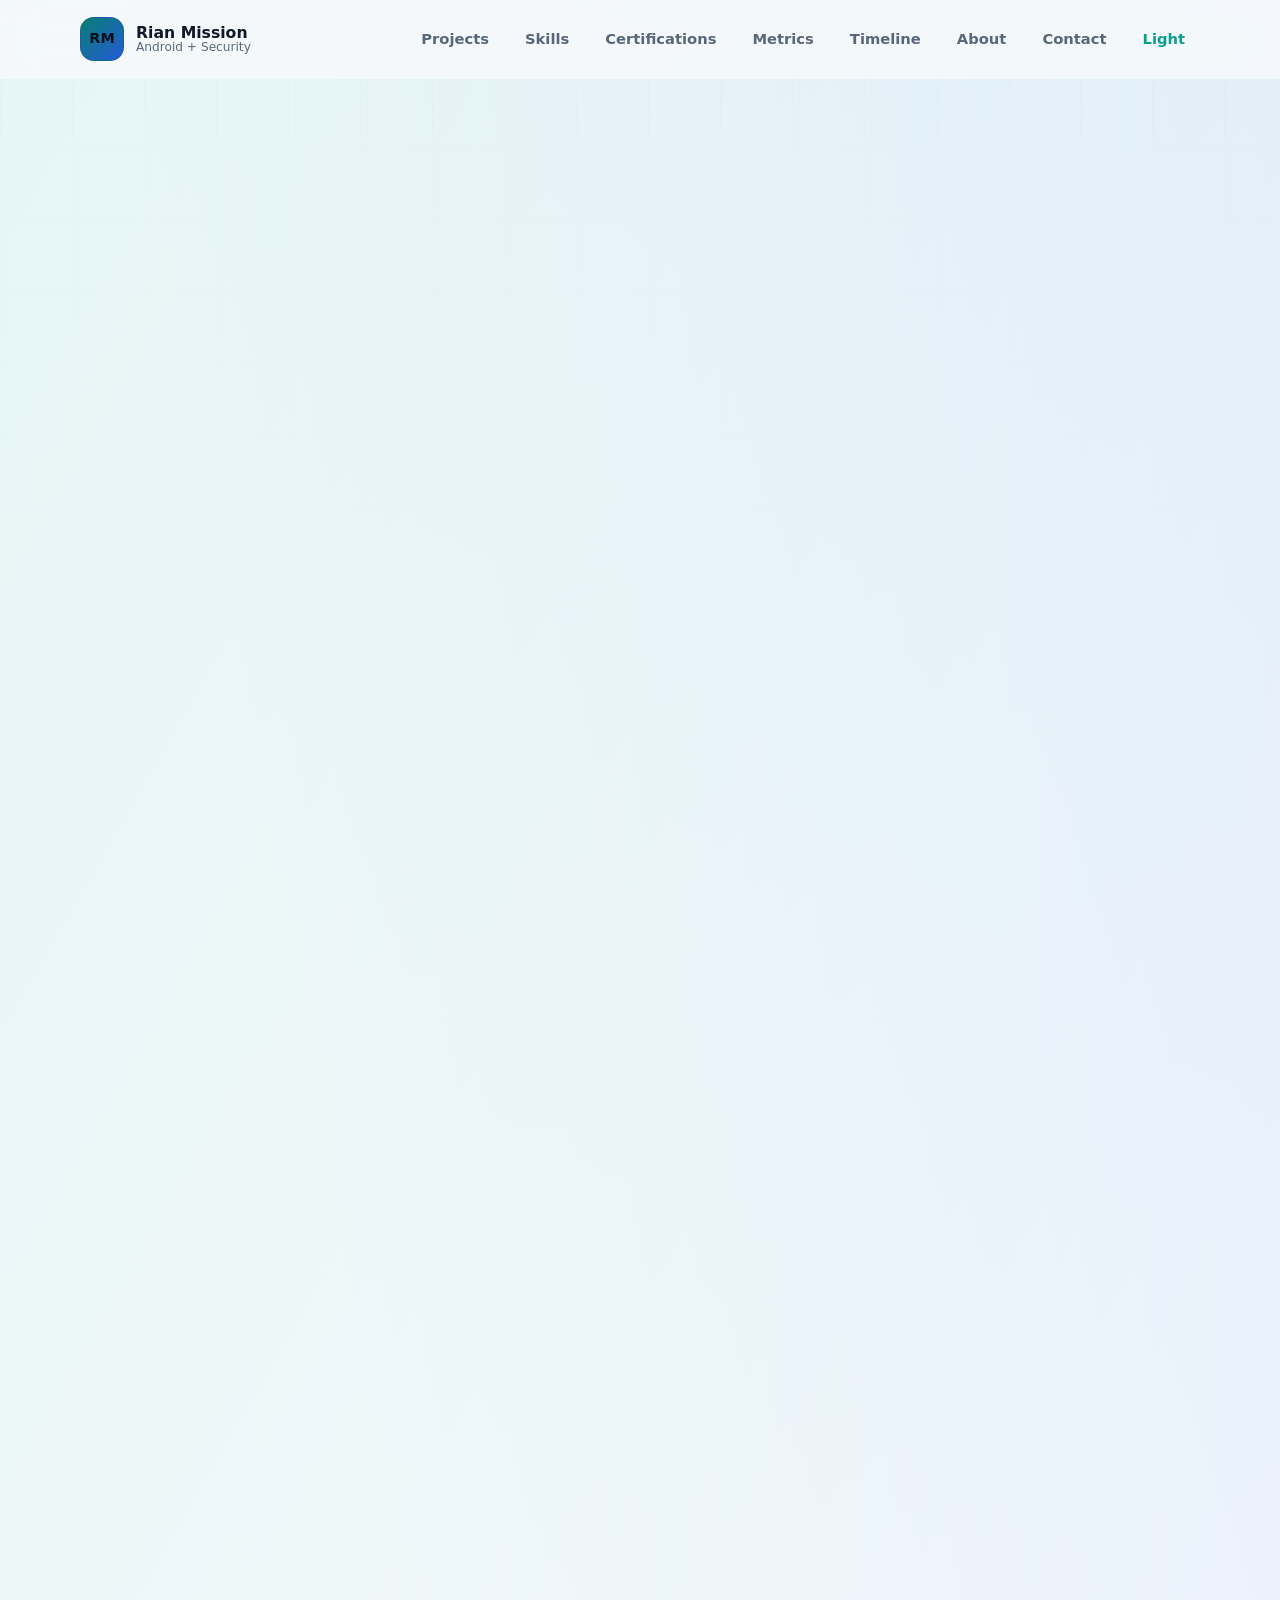
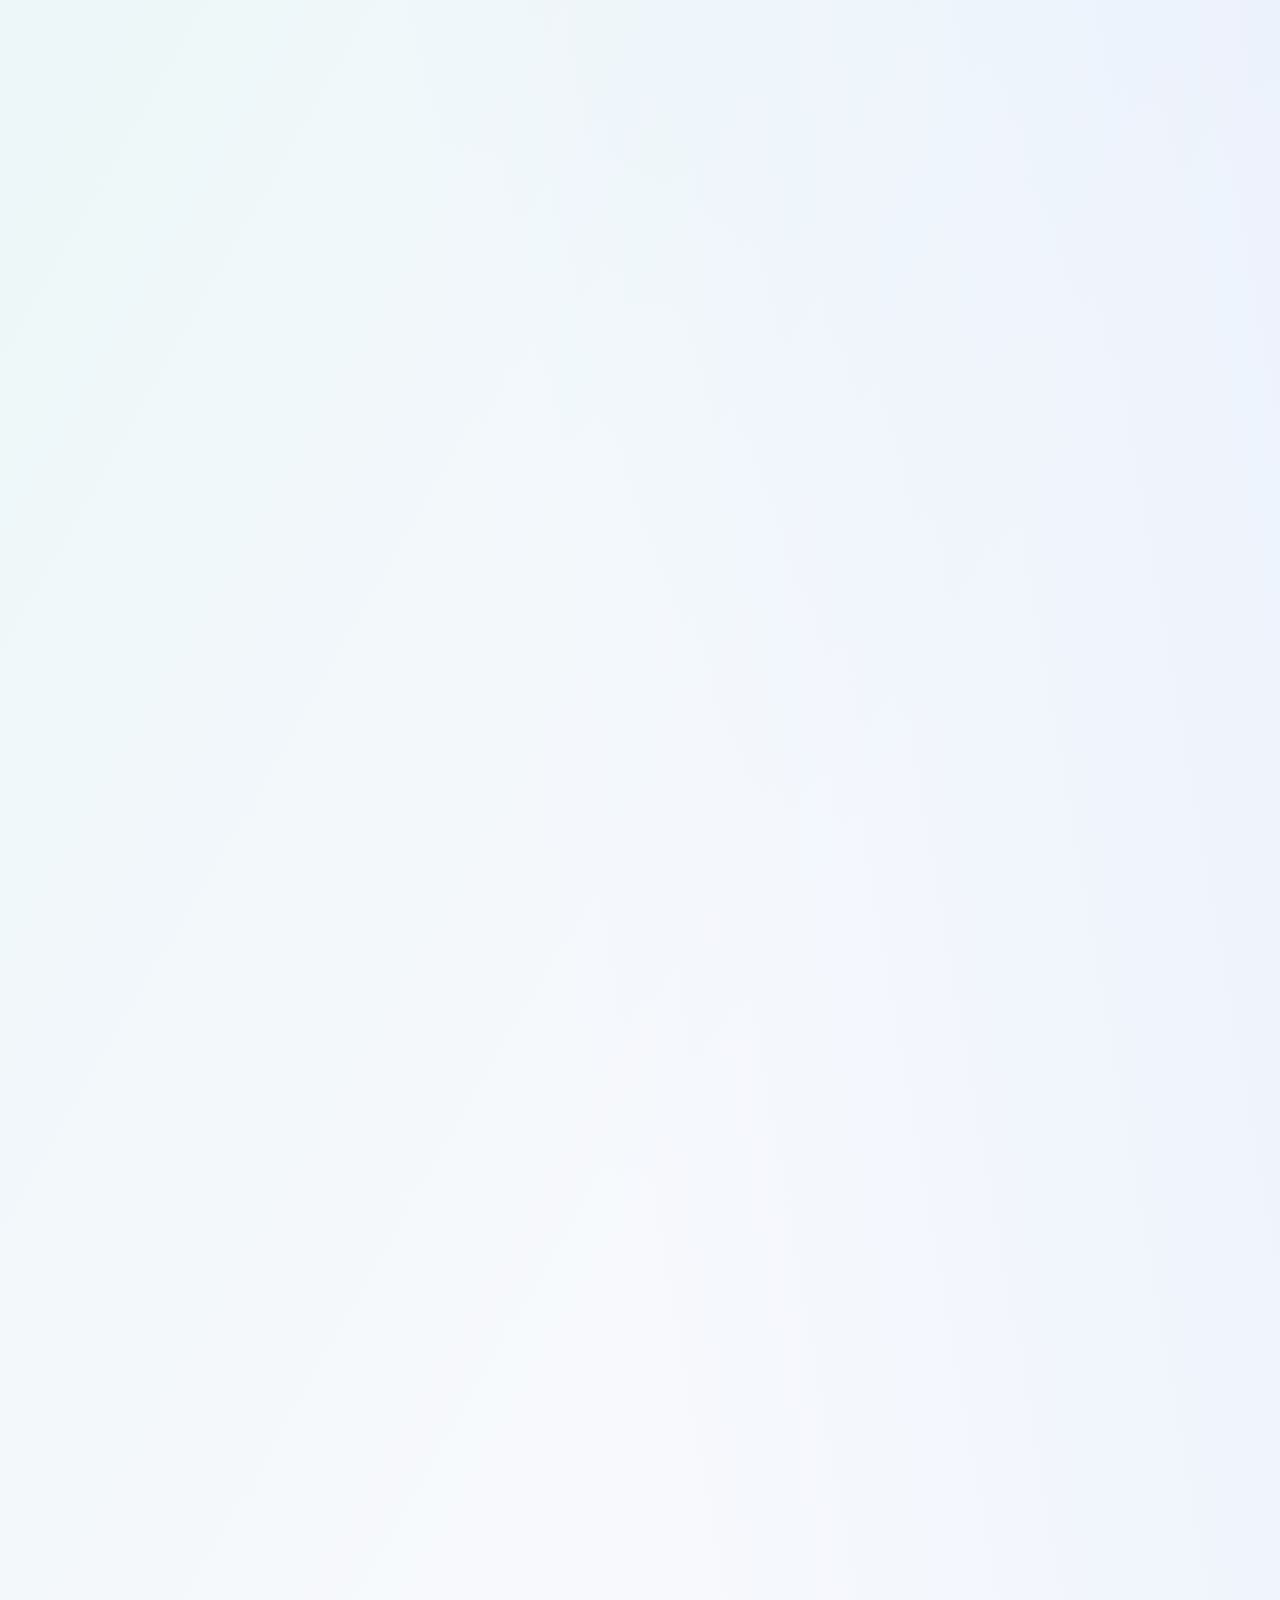
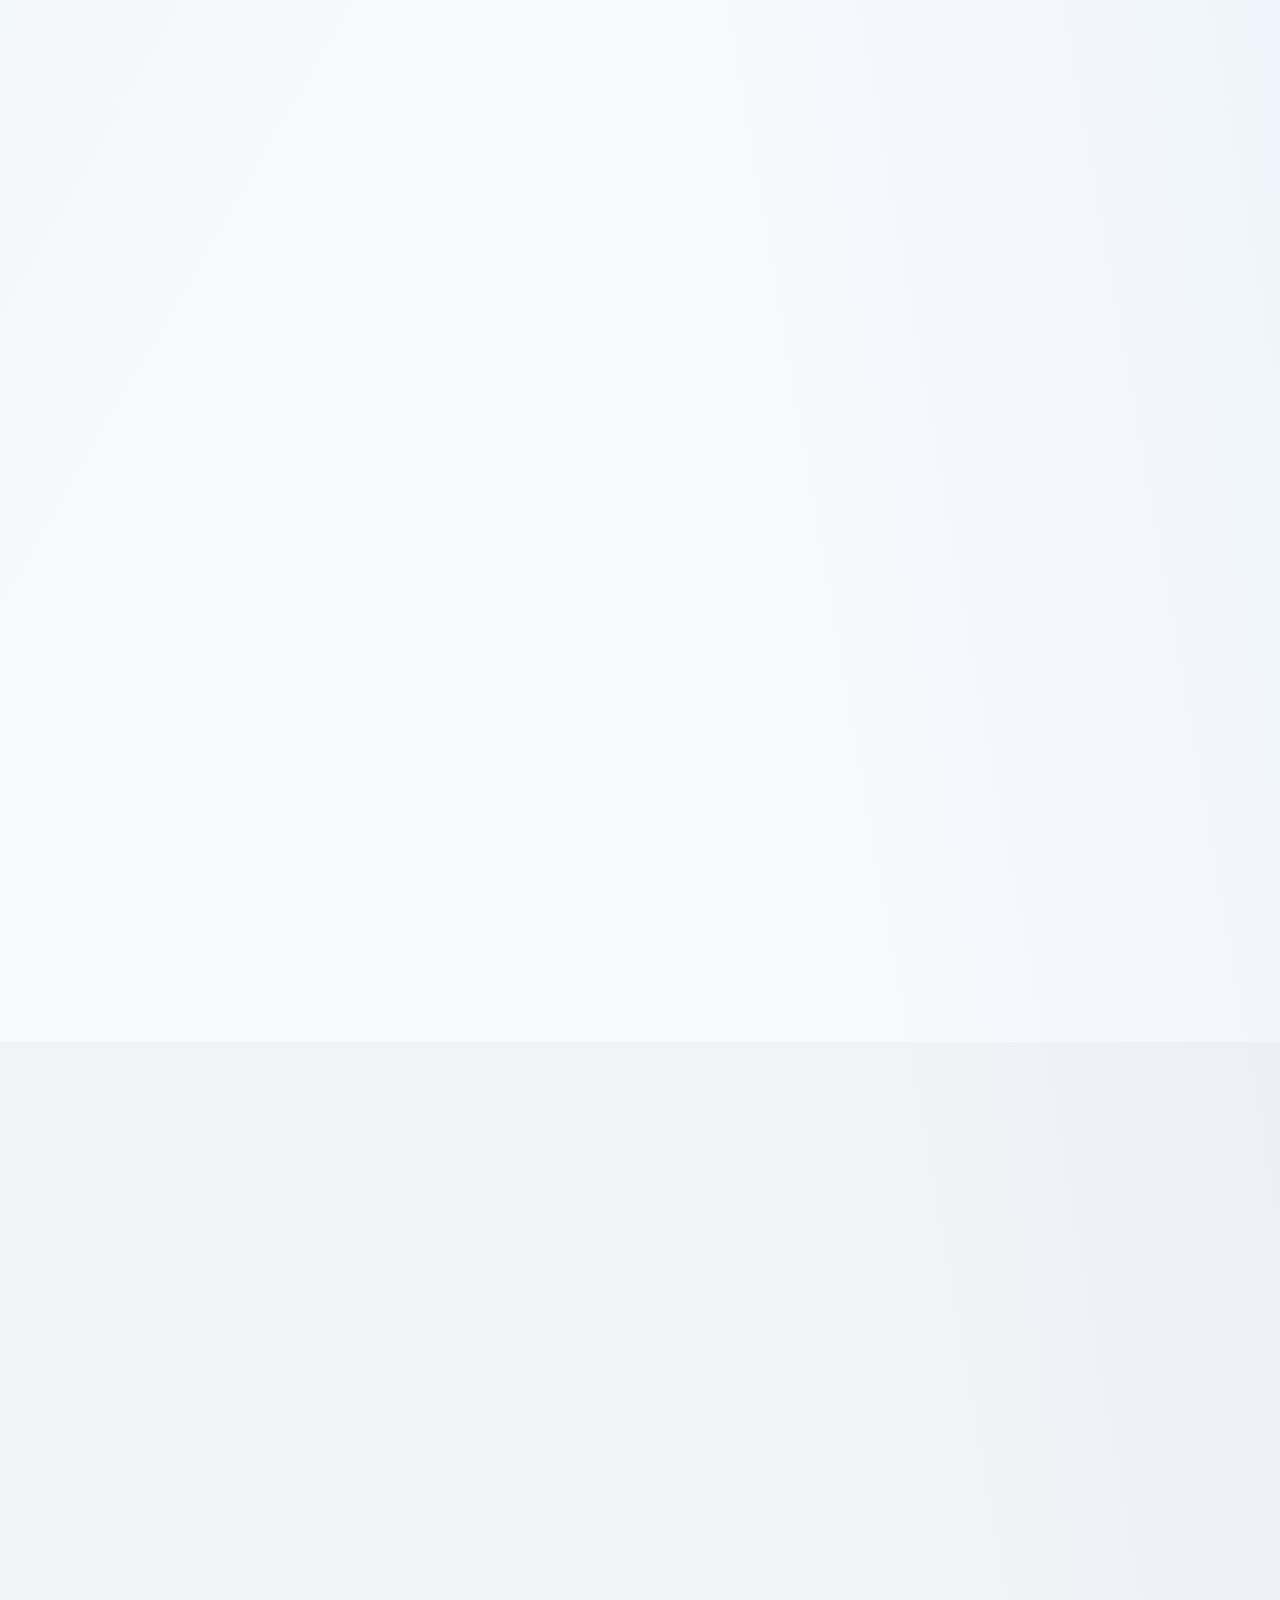
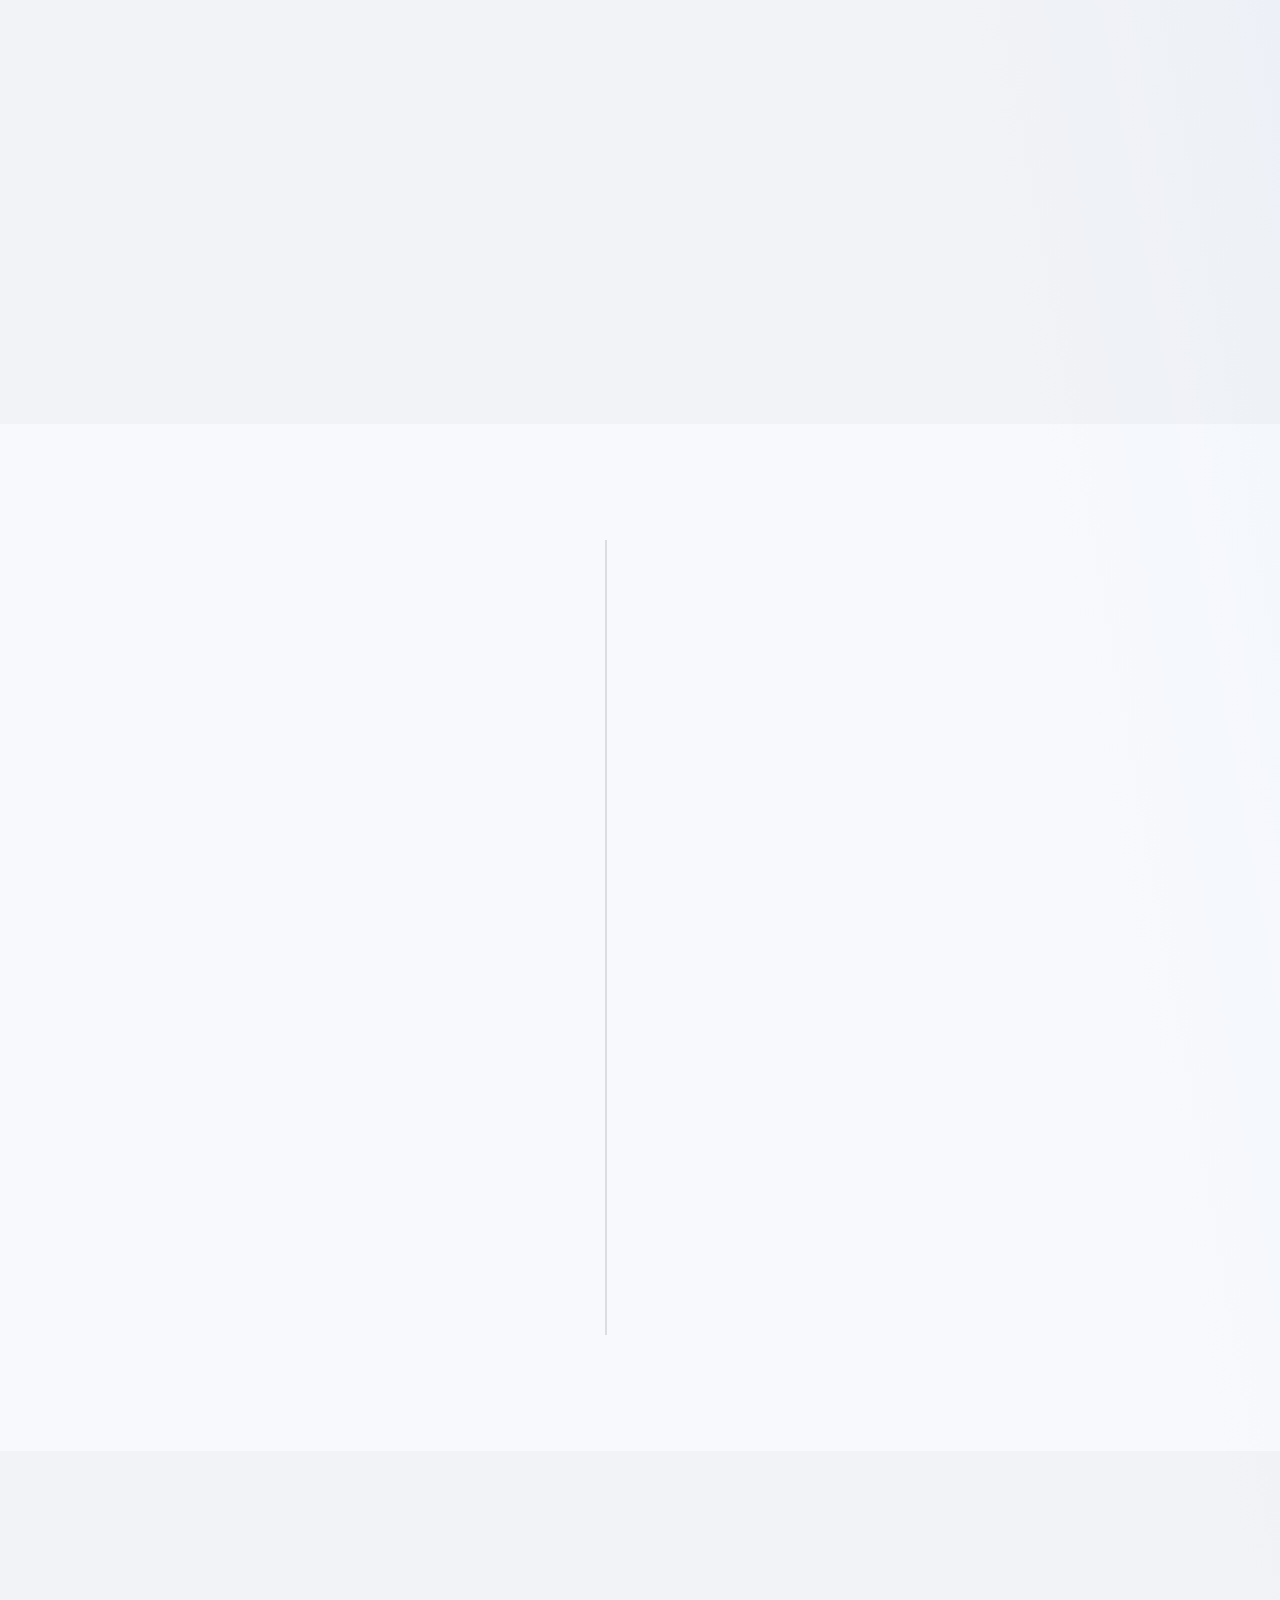
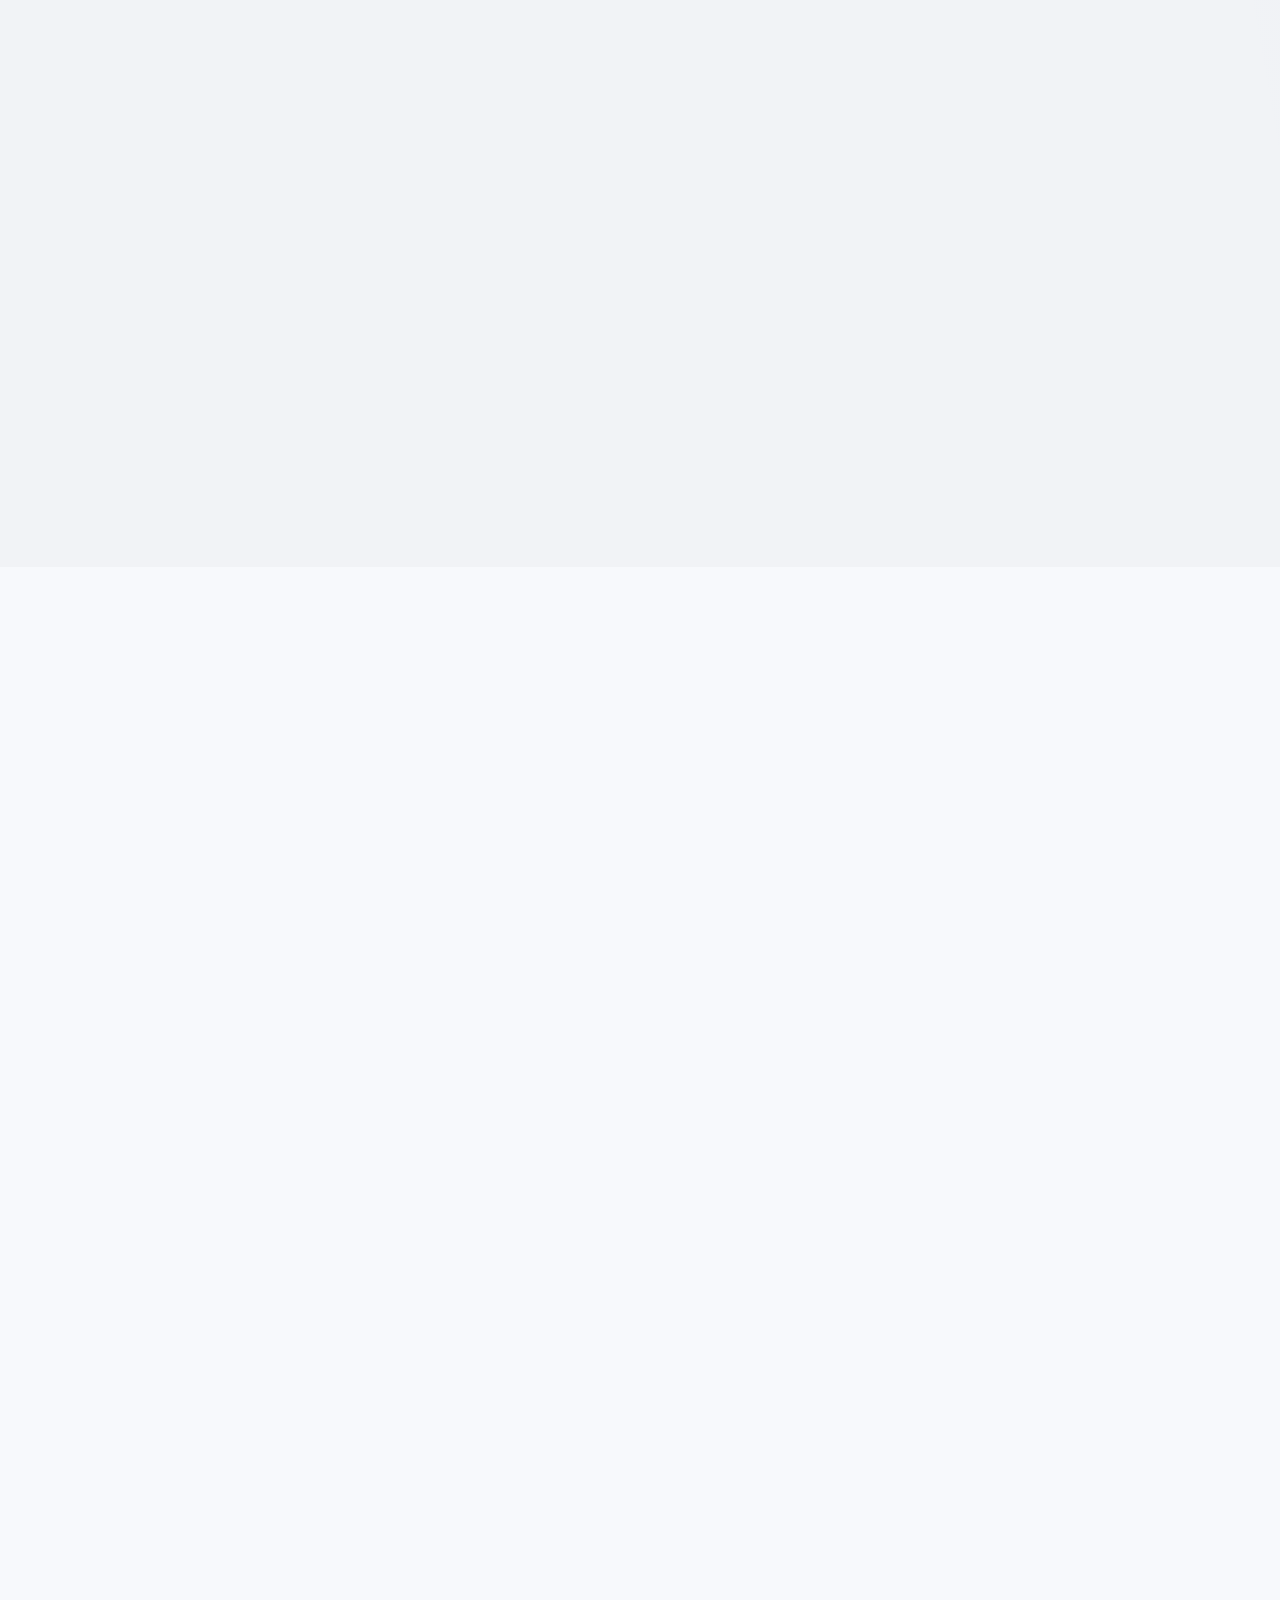
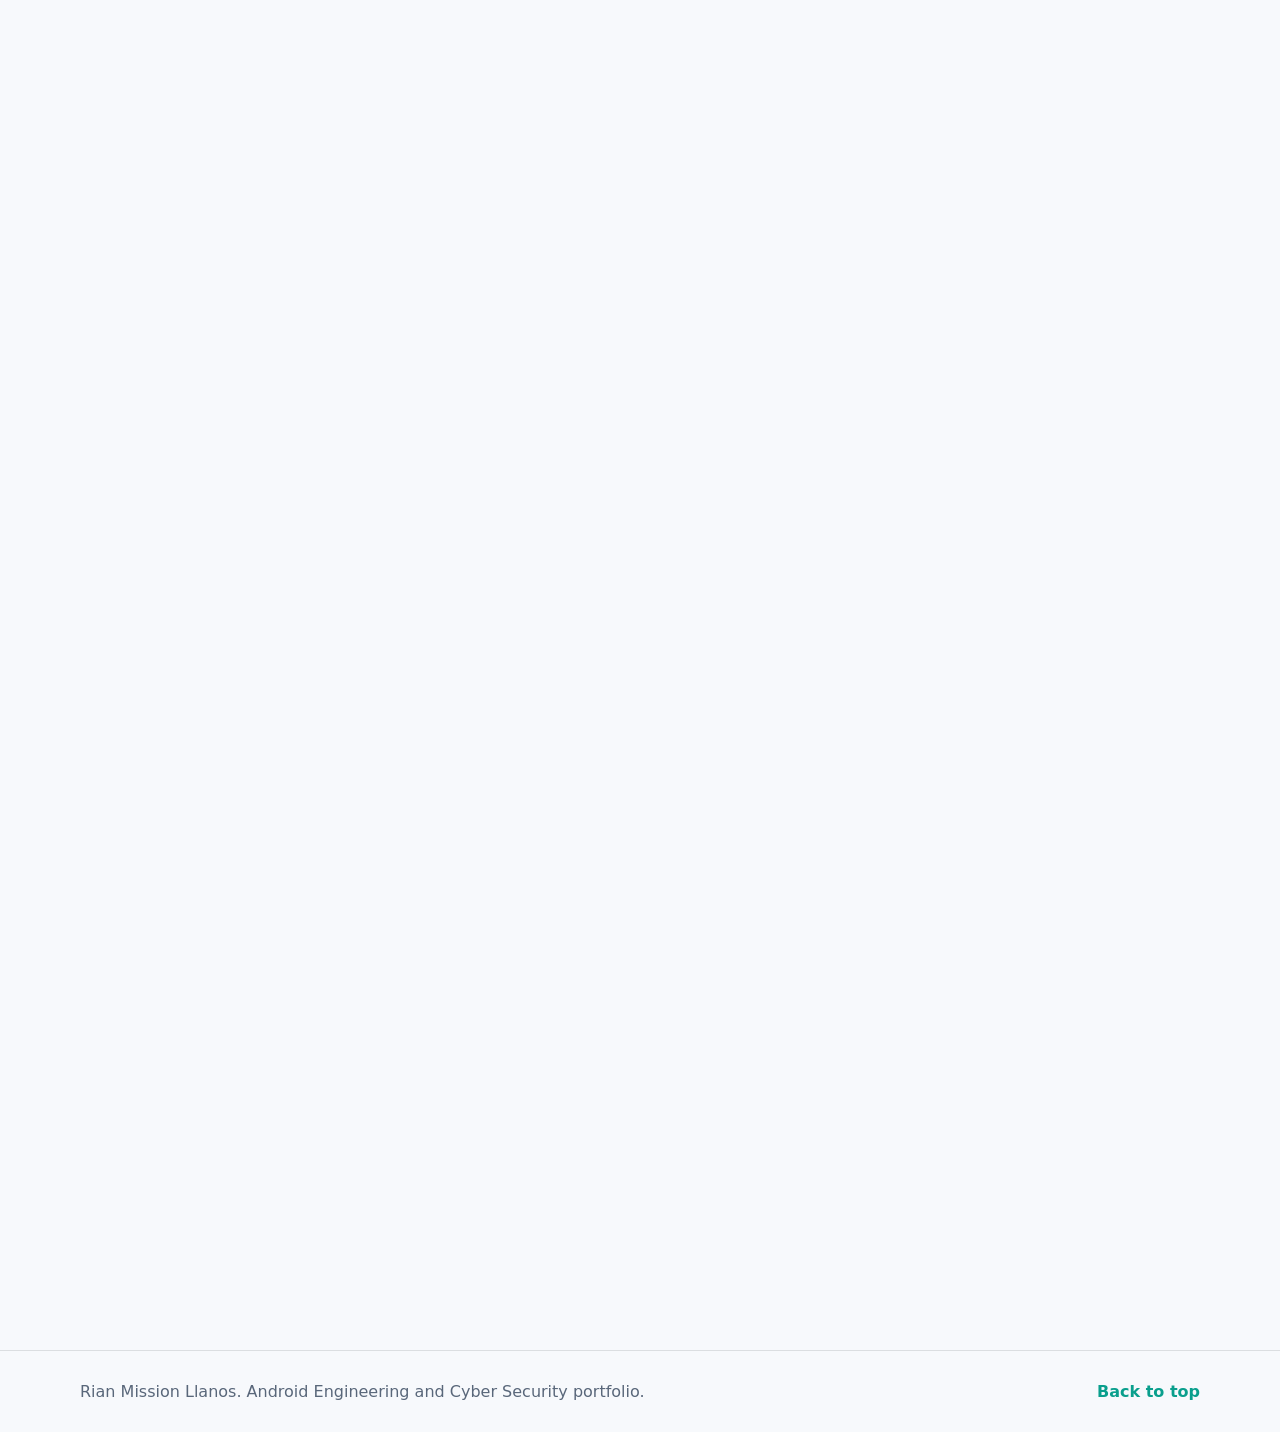
<file: skills.html>
<!DOCTYPE html>
<html lang="en">
<head>
  <meta charset="UTF-8">
  <meta name="viewport" content="width=device-width, initial-scale=1">
  <meta http-equiv="refresh" content="0; url=index.html#skills">
  <title>Skills | Rian Mission Llanos</title>
  <link rel="canonical" href="index.html#skills">
</head>
<body>
  <p><a href="index.html#skills">View skills</a></p>
</body>
</html>
</file>
<file: style.css>
:root {
  color-scheme: dark;
  --bg: #07111f;
  --bg-strong: #02070d;
  --surface: rgba(13, 28, 45, 0.78);
  --surface-solid: #0d1c2d;
  --surface-soft: rgba(255, 255, 255, 0.055);
  --text: #f5f8fb;
  --muted: #9fb1c6;
  --line: rgba(255, 255, 255, 0.12);
  --accent: #55d6be;
  --accent-strong: #8ff0cf;
  --gold: #f4c56d;
  --blue: #78a9ff;
  --danger: #ff7a8a;
  --shadow: 0 26px 80px rgba(0, 0, 0, 0.38);
  --radius-lg: 28px;
  --radius-md: 18px;
  --radius-sm: 12px;
  --header-height: 78px;
  --font: Inter, ui-sans-serif, system-ui, -apple-system, BlinkMacSystemFont, "Segoe UI", Arial, sans-serif;
}

[data-theme="light"] {
  color-scheme: light;
  --bg: #f7f9fc;
  --bg-strong: #ffffff;
  --surface: rgba(255, 255, 255, 0.86);
  --surface-solid: #ffffff;
  --surface-soft: rgba(7, 17, 31, 0.055);
  --text: #101927;
  --muted: #59677a;
  --line: rgba(16, 25, 39, 0.12);
  --accent: #087f73;
  --accent-strong: #0a9f8d;
  --gold: #b87505;
  --blue: #245bd6;
  --danger: #be3144;
  --shadow: 0 24px 70px rgba(41, 62, 95, 0.18);
}

* {
  box-sizing: border-box;
}

html {
  scroll-behavior: smooth;
  scroll-padding-top: calc(var(--header-height) + 24px);
}

body {
  margin: 0;
  min-height: 100vh;
  background:
    linear-gradient(120deg, rgba(85, 214, 190, 0.11), transparent 34%),
    linear-gradient(260deg, rgba(120, 169, 255, 0.11), transparent 40%),
    var(--bg);
  color: var(--text);
  font-family: var(--font);
  line-height: 1.6;
  text-rendering: optimizeLegibility;
  transition: background 260ms ease, color 260ms ease;
}

body::before {
  content: "";
  position: fixed;
  inset: 0;
  pointer-events: none;
  background-image:
    linear-gradient(var(--line) 1px, transparent 1px),
    linear-gradient(90deg, var(--line) 1px, transparent 1px);
  background-size: 72px 72px;
  mask-image: linear-gradient(to bottom, rgba(0, 0, 0, 0.34), transparent 78%);
  opacity: 0.36;
}

img {
  display: block;
  max-width: 100%;
}

a {
  color: inherit;
  text-decoration: none;
}

button,
input,
textarea {
  font: inherit;
}

.skip-link {
  position: absolute;
  left: 16px;
  top: -60px;
  z-index: 100;
  padding: 10px 14px;
  border-radius: 999px;
  background: var(--accent);
  color: #031118;
  font-weight: 800;
  transition: top 180ms ease;
}

.skip-link:focus {
  top: 16px;
}

.shell {
  width: min(1120px, calc(100% - 40px));
  margin-inline: auto;
}

.section {
  position: relative;
  padding: 96px 0;
}

.site-header {
  position: sticky;
  top: 0;
  z-index: 50;
  background: rgba(7, 17, 31, 0.72);
  border-bottom: 1px solid transparent;
  backdrop-filter: blur(18px);
  transition: border-color 220ms ease, background 220ms ease;
}

[data-theme="light"] .site-header {
  background: rgba(247, 249, 252, 0.82);
}

.site-header.is-scrolled {
  border-color: var(--line);
}

.nav {
  min-height: var(--header-height);
  display: flex;
  align-items: center;
  justify-content: space-between;
  gap: 24px;
}

.brand {
  display: inline-flex;
  align-items: center;
  gap: 12px;
}

.brand-mark {
  width: 44px;
  height: 44px;
  display: grid;
  place-items: center;
  border: 1px solid var(--line);
  border-radius: 14px;
  background: linear-gradient(135deg, var(--accent), var(--blue));
  color: #021018;
  font-size: 0.9rem;
  font-weight: 900;
  letter-spacing: 0;
}

.brand-copy {
  display: grid;
  line-height: 1.1;
}

.brand-copy strong {
  font-size: 0.98rem;
}

.brand-copy small {
  color: var(--muted);
  font-size: 0.76rem;
}

.nav-panel {
  display: flex;
  align-items: center;
  gap: 6px;
}

.nav-panel a,
.theme-toggle {
  border: 1px solid transparent;
  border-radius: 999px;
  color: var(--muted);
  background: transparent;
  padding: 10px 14px;
  font-size: 0.92rem;
  font-weight: 700;
  cursor: pointer;
  transition: color 180ms ease, background 180ms ease, border-color 180ms ease;
}

.nav-panel a:hover,
.theme-toggle:hover {
  color: var(--text);
  background: var(--surface-soft);
  border-color: var(--line);
}

.theme-toggle {
  color: var(--accent-strong);
}

.nav-toggle {
  display: none;
  width: 44px;
  height: 44px;
  border: 1px solid var(--line);
  border-radius: 14px;
  background: var(--surface-soft);
  cursor: pointer;
}

.nav-toggle span {
  display: block;
  width: 18px;
  height: 2px;
  margin: 4px auto;
  border-radius: 99px;
  background: var(--text);
  transition: transform 180ms ease, opacity 180ms ease;
}

.hero {
  min-height: calc(100vh - var(--header-height));
  display: grid;
  align-items: center;
  padding-top: 74px;
}

.hero-grid {
  display: grid;
  grid-template-columns: minmax(0, 1.15fr) minmax(320px, 0.85fr);
  gap: 56px;
  align-items: center;
}

.eyebrow {
  margin: 0 0 14px;
  color: var(--accent-strong);
  font-size: 0.78rem;
  font-weight: 900;
  letter-spacing: 0.12em;
  text-transform: uppercase;
}

.hero h1,
.section-heading h2,
.about-copy h2,
.contact-card h2 {
  margin: 0;
  font-weight: 900;
  line-height: 1.02;
  letter-spacing: 0;
}

.hero h1 {
  max-width: 760px;
  font-size: clamp(3.2rem, 8vw, 6.8rem);
}

.hero-title {
  margin: 20px 0 0;
  color: var(--gold);
  font-size: clamp(1.15rem, 2.2vw, 1.7rem);
  font-weight: 800;
}

.hero-lede {
  max-width: 680px;
  margin: 22px 0 0;
  color: var(--muted);
  font-size: 1.08rem;
}

.hero-actions,
.contact-actions {
  display: flex;
  flex-wrap: wrap;
  gap: 12px;
  margin-top: 34px;
}

.button {
  display: inline-flex;
  min-height: 48px;
  align-items: center;
  justify-content: center;
  border: 1px solid var(--line);
  border-radius: 999px;
  padding: 12px 18px;
  font-weight: 900;
  transition: transform 180ms ease, border-color 180ms ease, background 180ms ease;
}

.button:hover {
  transform: translateY(-2px);
}

.button.primary {
  border-color: transparent;
  background: var(--accent);
  color: #031118;
}

.button.secondary {
  background: var(--surface);
  color: var(--text);
}

.button.ghost {
  color: var(--muted);
}

.hero-metrics {
  display: flex;
  flex-wrap: wrap;
  gap: 10px;
  margin-top: 34px;
}

.hero-metrics span {
  padding: 10px 12px;
  border: 1px solid var(--line);
  border-radius: 999px;
  background: var(--surface-soft);
  color: var(--muted);
  font-size: 0.88rem;
}

.hero-metrics strong {
  color: var(--text);
}

.hero-visual {
  position: relative;
  display: grid;
  gap: 18px;
}

.profile-card,
.stack-card,
.highlight-card,
.project-card,
.skill-card,
.timeline-item,
.repo-card,
.contact-card,
.about-media {
  border: 1px solid var(--line);
  background: var(--surface);
  box-shadow: var(--shadow);
  backdrop-filter: blur(16px);
}

.profile-card {
  position: relative;
  overflow: hidden;
  border-radius: var(--radius-lg);
  padding: 18px;
}

.profile-card img,
.about-media img {
  width: 100%;
  aspect-ratio: 1;
  border-radius: 22px;
  object-fit: cover;
  filter: saturate(1.04) contrast(1.04);
}

.profile-status {
  position: absolute;
  left: 32px;
  right: 32px;
  bottom: 32px;
  display: flex;
  align-items: center;
  gap: 10px;
  padding: 12px 14px;
  border: 1px solid var(--line);
  border-radius: 999px;
  background: rgba(2, 7, 13, 0.76);
  color: #f5f8fb;
  font-size: 0.9rem;
  font-weight: 800;
  backdrop-filter: blur(12px);
}

.status-dot {
  width: 9px;
  height: 9px;
  border-radius: 50%;
  background: var(--accent);
  box-shadow: 0 0 18px var(--accent);
}

.stack-card {
  border-radius: var(--radius-md);
  padding: 22px;
}

.stack-card span,
.project-label,
.repo-card span,
.timeline-item span {
  color: var(--accent-strong);
  font-size: 0.78rem;
  font-weight: 900;
  letter-spacing: 0.08em;
  text-transform: uppercase;
}

.stack-card strong {
  display: block;
  margin-top: 8px;
  font-size: 1.35rem;
  line-height: 1.2;
}

.stack-card p {
  margin: 10px 0 0;
  color: var(--muted);
}

.intro-band {
  padding-top: 28px;
}

.highlight-grid {
  display: grid;
  grid-template-columns: repeat(3, minmax(0, 1fr));
  gap: 18px;
}

.highlight-card,
.project-card,
.skill-card,
.timeline-item,
.repo-card {
  border-radius: var(--radius-md);
  padding: 24px;
}

.highlight-card span {
  color: var(--gold);
  font-weight: 900;
}

.highlight-card h2,
.project-card h3,
.skill-card h3,
.timeline-item h3,
.repo-card h3 {
  margin: 12px 0 8px;
  font-size: 1.35rem;
  line-height: 1.2;
}

.highlight-card p,
.project-card p,
.skill-card p,
.timeline-item p,
.repo-card p,
.section-heading p,
.about-copy p,
.contact-card p {
  color: var(--muted);
}

.section-heading {
  max-width: 690px;
  margin-bottom: 34px;
}

.section-heading h2,
.about-copy h2,
.contact-card h2 {
  font-size: clamp(2rem, 4vw, 3.4rem);
}

.section-heading p {
  margin: 14px 0 0;
}

.project-grid {
  display: grid;
  grid-template-columns: repeat(2, minmax(0, 1fr));
  gap: 18px;
}

.showcase-grid {
  display: grid;
  grid-template-columns: repeat(2, minmax(0, 1fr));
  grid-auto-rows: 1fr;
  align-items: stretch;
  gap: 18px;
}

.project-card-link {
  display: block;
  height: 100%;
  color: inherit;
  text-decoration: none;
}

.project-card-link:focus-visible {
  border-radius: var(--radius-lg);
  outline: 2px solid var(--accent);
  outline-offset: 4px;
}

.showcase-card {
  position: relative;
  display: grid;
  grid-template-columns: 1fr;
  grid-template-rows: auto 1fr;
  gap: 16px;
  align-items: stretch;
  height: 100%;
  min-height: 100%;
  overflow: hidden;
  border: 1px solid var(--line);
  border-radius: var(--radius-lg);
  background:
    linear-gradient(135deg, rgba(85, 214, 190, 0.13), transparent 42%),
    linear-gradient(220deg, rgba(244, 197, 109, 0.08), transparent 34%),
    var(--surface);
  box-shadow: var(--shadow);
  padding: 16px;
  backdrop-filter: blur(18px);
  transition: transform 220ms ease, border-color 220ms ease, box-shadow 220ms ease;
}

.showcase-card::after {
  content: "";
  position: absolute;
  inset: 0;
  pointer-events: none;
  border-radius: inherit;
  background: linear-gradient(120deg, transparent, rgba(255, 255, 255, 0.08), transparent);
  opacity: 0;
  transform: translateX(-28%);
  transition: opacity 260ms ease, transform 520ms ease;
}

.showcase-card:hover {
  transform: translateY(-6px);
  border-color: rgba(85, 214, 190, 0.45);
  box-shadow: 0 34px 90px rgba(0, 0, 0, 0.42);
}

.showcase-card:hover::after {
  opacity: 1;
  transform: translateX(28%);
}

.flagship-showcase {
  grid-template-columns: 1fr;
  background:
    linear-gradient(135deg, rgba(244, 197, 109, 0.16), transparent 38%),
    linear-gradient(220deg, rgba(85, 214, 190, 0.16), transparent 42%),
    var(--surface);
}

.device-stage {
  position: relative;
  min-height: 285px;
  overflow: hidden;
  border: 1px solid var(--line);
  border-radius: 20px;
  background:
    linear-gradient(150deg, rgba(85, 214, 190, 0.16), transparent 44%),
    linear-gradient(330deg, rgba(120, 169, 255, 0.14), transparent 45%),
    #07111f;
  isolation: isolate;
}

.device-stage::before {
  content: "";
  position: absolute;
  inset: 18px;
  border: 1px solid rgba(255, 255, 255, 0.08);
  border-radius: 20px;
  pointer-events: none;
}

.device-stage::after {
  content: "";
  position: absolute;
  width: 320px;
  height: 320px;
  right: -120px;
  bottom: -120px;
  border: 1px solid rgba(143, 240, 207, 0.24);
  border-radius: 50%;
  opacity: 0.9;
}

.flagship-stage {
  background:
    linear-gradient(145deg, rgba(244, 197, 109, 0.2), transparent 38%),
    linear-gradient(315deg, rgba(85, 214, 190, 0.16), transparent 44%),
    #101018;
}

.security-stage {
  background:
    linear-gradient(145deg, rgba(85, 214, 190, 0.18), transparent 42%),
    linear-gradient(315deg, rgba(28, 255, 99, 0.1), transparent 48%),
    #020b08;
}

.flagship-stage,
.security-stage {
  min-height: clamp(380px, 36vw, 430px);
}

.desktop-stage {
  display: grid;
  align-content: center;
  min-height: 285px;
  gap: 12px;
  padding: 20px;
  background:
    linear-gradient(145deg, rgba(120, 169, 255, 0.18), transparent 44%),
    linear-gradient(315deg, rgba(244, 197, 109, 0.1), transparent 48%),
    #07111f;
}

.phone-mockup {
  position: absolute;
  z-index: 1;
  overflow: hidden;
  border: 8px solid #050b12;
  border-radius: 28px;
  background: #050b12;
  box-shadow: 0 24px 70px rgba(0, 0, 0, 0.46);
  transition: transform 260ms ease, box-shadow 260ms ease;
}

.showcase-card:hover .phone-mockup,
.showcase-card:hover .laptop-mockup {
  box-shadow: 0 30px 80px rgba(0, 0, 0, 0.56);
}

.phone-main {
  left: 13%;
  top: 8%;
  width: min(40%, 178px);
  aspect-ratio: 9 / 19.5;
  transform: rotate(-3deg);
}

.phone-secondary {
  right: 13%;
  bottom: 14%;
  width: min(32%, 145px);
  aspect-ratio: 9 / 19.5;
  transform: rotate(5deg);
}

.flagship-stage .phone-main,
.security-stage .phone-main {
  left: 12%;
  top: 5%;
  width: min(36%, 184px);
}

.flagship-stage .phone-secondary,
.security-stage .phone-secondary {
  right: 12%;
  bottom: 21%;
  width: min(29%, 148px);
}

.showcase-card:hover .phone-main {
  transform: rotate(-2deg) translateY(-6px);
}

.showcase-card:hover .phone-secondary {
  transform: rotate(4deg) translateY(-10px);
}

.phone-speaker {
  position: absolute;
  left: 50%;
  top: 9px;
  z-index: 2;
  width: 72px;
  height: 6px;
  border-radius: 99px;
  background: rgba(255, 255, 255, 0.3);
  transform: translateX(-50%);
}

.phone-mockup img {
  width: 100%;
  height: 100%;
  border-radius: 20px;
  object-fit: cover;
}

.device-caption {
  position: absolute;
  left: 16px;
  right: 16px;
  bottom: 16px;
  z-index: 3;
  display: grid;
  gap: 4px;
  padding: 10px 12px;
  border: 1px solid rgba(255, 255, 255, 0.14);
  border-radius: 14px;
  background: rgba(2, 7, 13, 0.7);
  color: #f5f8fb;
  backdrop-filter: blur(14px);
}

.device-caption span {
  color: var(--accent-strong);
  font-size: 0.72rem;
  font-weight: 900;
  letter-spacing: 0.1em;
  text-transform: uppercase;
}

.device-caption strong {
  max-width: 410px;
  font-size: 0.84rem;
  line-height: 1.25;
}

.laptop-mockup {
  position: relative;
  z-index: 2;
  overflow: hidden;
  border: 8px solid #07111f;
  border-radius: 16px;
  background: #07111f;
  box-shadow: 0 26px 80px rgba(0, 0, 0, 0.46);
  transition: transform 260ms ease, box-shadow 260ms ease;
}

.showcase-card:hover .laptop-mockup {
  transform: translateY(-8px);
}

.laptop-bar {
  display: flex;
  align-items: center;
  gap: 6px;
  height: 24px;
  padding: 0 10px;
  border-bottom: 1px solid rgba(255, 255, 255, 0.08);
  background: #0d1c2d;
}

.laptop-bar span {
  width: 7px;
  height: 7px;
  border-radius: 50%;
  background: var(--muted);
  opacity: 0.75;
}

.laptop-mockup img {
  width: 100%;
  aspect-ratio: 16 / 9;
  object-fit: cover;
  object-position: top left;
}

.desktop-thumbs {
  position: relative;
  z-index: 3;
  display: grid;
  grid-template-columns: repeat(2, minmax(0, 1fr));
  gap: 8px;
}

.desktop-thumbs img {
  width: 100%;
  aspect-ratio: 16 / 8.6;
  border: 1px solid rgba(255, 255, 255, 0.12);
  border-radius: 12px;
  object-fit: cover;
  object-position: top left;
  box-shadow: 0 16px 38px rgba(0, 0, 0, 0.3);
}

.showcase-copy {
  display: flex;
  min-width: 0;
  flex-direction: column;
  justify-content: flex-start;
  padding: 0 2px 2px;
}

.showcase-copy h3 {
  margin: 12px 0 8px;
  font-size: clamp(1.65rem, 2.2vw, 2.25rem);
  line-height: 1.02;
}

.showcase-copy p {
  color: var(--muted);
  font-size: 0.94rem;
  line-height: 1.65;
}

.project-links {
  display: flex;
  flex-wrap: wrap;
  gap: 7px;
  justify-content: flex-end;
}

.project-links a,
.project-links span {
  display: inline-flex;
  min-height: 32px;
  align-items: center;
  justify-content: center;
  border: 1px solid var(--line);
  border-radius: 999px;
  padding: 7px 10px;
  color: var(--text);
  font-size: 0.74rem;
  font-weight: 900;
  transition: border-color 180ms ease, background 180ms ease, transform 180ms ease;
}

.project-links a:hover {
  border-color: rgba(85, 214, 190, 0.5);
  background: var(--surface-soft);
  transform: translateY(-1px);
}

.project-links a[aria-disabled="true"],
.project-links span[aria-disabled="true"] {
  color: var(--muted);
}

.achievement-grid {
  display: grid;
  grid-template-columns: repeat(2, minmax(0, 1fr));
  gap: 7px;
  margin-top: 14px;
}

.achievement-grid span {
  min-height: 62px;
  display: grid;
  align-content: center;
  gap: 2px;
  padding: 9px 10px;
  border: 1px solid var(--line);
  border-radius: 12px;
  background: var(--surface-soft);
  color: var(--muted);
  font-size: 0.74rem;
  font-weight: 800;
}

.achievement-grid strong {
  color: var(--text);
  font-size: 1rem;
  line-height: 1;
}

.feature-list {
  display: grid;
  gap: 7px;
  margin: 14px 0 0;
  padding: 0;
  list-style: none;
}

.feature-list li {
  position: relative;
  padding-left: 18px;
  color: var(--muted);
  font-size: 0.88rem;
  line-height: 1.55;
}

.feature-list li::before {
  content: "";
  position: absolute;
  left: 0;
  top: 0.72em;
  width: 7px;
  height: 7px;
  border-radius: 50%;
  background: var(--accent);
  box-shadow: 0 0 14px rgba(85, 214, 190, 0.55);
}

.project-gallery {
  display: grid;
  grid-template-columns: repeat(4, minmax(0, 1fr));
  gap: 7px;
  margin-top: 14px;
}

.project-gallery figure {
  position: relative;
  overflow: hidden;
  margin: 0;
  border: 1px solid var(--line);
  border-radius: 12px;
  background: var(--surface-soft);
  transition: transform 190ms ease, border-color 190ms ease;
}

.project-gallery figure:hover {
  transform: translateY(-4px);
  border-color: rgba(85, 214, 190, 0.46);
}

.project-gallery img {
  width: 100%;
  aspect-ratio: 9 / 10.5;
  object-fit: cover;
  object-position: top center;
}

.desktop-gallery img {
  aspect-ratio: 16 / 9;
  object-position: top left;
}

.project-gallery figcaption {
  position: absolute;
  left: 6px;
  right: 6px;
  bottom: 6px;
  overflow: hidden;
  padding: 5px 6px;
  border-radius: 999px;
  background: rgba(2, 7, 13, 0.72);
  color: #f5f8fb;
  font-size: 0.66rem;
  font-weight: 900;
  text-align: center;
  text-overflow: ellipsis;
  white-space: nowrap;
  backdrop-filter: blur(10px);
}

.project-card {
  min-height: 320px;
  display: flex;
  flex-direction: column;
  justify-content: space-between;
  transition: transform 180ms ease, border-color 180ms ease;
}

.project-card:hover,
.repo-card:hover,
.skill-card:hover {
  transform: translateY(-4px);
  border-color: rgba(85, 214, 190, 0.42);
}

.project-card.featured {
  grid-row: span 2;
  min-height: 658px;
  background:
    linear-gradient(135deg, rgba(85, 214, 190, 0.16), transparent 52%),
    var(--surface);
}

.project-top {
  display: flex;
  align-items: center;
  justify-content: space-between;
  gap: 12px;
}

.project-top a {
  color: var(--text);
  font-size: 0.9rem;
  font-weight: 900;
}

.project-card h3 {
  font-size: clamp(1.8rem, 3vw, 3rem);
}

.tag-list {
  display: flex;
  flex-wrap: wrap;
  gap: 7px;
  margin: 14px 0 0;
  padding: 0;
  list-style: none;
}

.tag-list li {
  padding: 7px 9px;
  border: 1px solid var(--line);
  border-radius: 999px;
  color: var(--muted);
  font-size: 0.76rem;
  font-weight: 800;
}

.skills-section {
  background: rgba(255, 255, 255, 0.025);
}

[data-theme="light"] .skills-section {
  background: rgba(7, 17, 31, 0.025);
}

.skills-grid {
  display: grid;
  grid-template-columns: repeat(4, minmax(0, 1fr));
  gap: 16px;
}

.skill-card {
  min-height: 220px;
  box-shadow: none;
}

.skill-card span {
  display: grid;
  width: 46px;
  height: 46px;
  place-items: center;
  border-radius: 14px;
  background: var(--surface-soft);
  color: var(--accent-strong);
  font-size: 0.78rem;
  font-weight: 900;
}

.timeline-layout {
  display: grid;
  grid-template-columns: 0.85fr 1.15fr;
  gap: 56px;
  align-items: start;
}

.sticky-heading {
  position: sticky;
  top: 120px;
}

.timeline {
  position: relative;
  display: grid;
  gap: 16px;
}

.timeline::before {
  content: "";
  position: absolute;
  left: 17px;
  top: 20px;
  bottom: 20px;
  width: 2px;
  background: var(--line);
}

.timeline-item {
  position: relative;
  margin-left: 52px;
  box-shadow: none;
}

.timeline-item::before {
  content: "";
  position: absolute;
  left: -60px;
  top: 28px;
  width: 14px;
  height: 14px;
  border: 4px solid var(--bg);
  border-radius: 50%;
  background: var(--accent);
  box-shadow: 0 0 0 1px var(--line);
}

.repo-grid {
  display: grid;
  grid-template-columns: repeat(3, minmax(0, 1fr));
  gap: 18px;
}

.certifications-section {
  background: rgba(255, 255, 255, 0.025);
}

[data-theme="light"] .certifications-section {
  background: rgba(7, 17, 31, 0.025);
}

.cert-grid,
.metric-grid {
  display: grid;
  grid-template-columns: repeat(4, minmax(0, 1fr));
  gap: 16px;
}

.cert-card,
.metric-card {
  position: relative;
  overflow: hidden;
  border: 1px solid var(--line);
  border-radius: var(--radius-md);
  background: var(--surface);
  padding: 24px;
  box-shadow: none;
  transition: transform 200ms ease, border-color 200ms ease, background 200ms ease;
}

.cert-card::before,
.metric-card::before {
  content: "";
  position: absolute;
  inset: 0 0 auto;
  height: 3px;
  background: linear-gradient(90deg, var(--accent), var(--blue), var(--gold));
  opacity: 0.75;
}

.cert-card:hover,
.metric-card:hover {
  transform: translateY(-4px);
  border-color: rgba(85, 214, 190, 0.42);
  background: var(--surface-solid);
}

.cert-card span {
  display: inline-flex;
  margin-bottom: 18px;
  border: 1px solid var(--line);
  border-radius: 999px;
  padding: 7px 10px;
  color: var(--accent-strong);
  font-size: 0.72rem;
  font-weight: 900;
  letter-spacing: 0.08em;
  text-transform: uppercase;
}

.cert-card.future span {
  color: var(--gold);
}

.cert-card h3,
.metric-card h3 {
  margin: 0 0 10px;
  font-size: 1.2rem;
  line-height: 1.2;
}

.cert-card p,
.metric-card p {
  margin: 0;
  color: var(--muted);
}

.metric-grid {
  margin-bottom: 18px;
}

.metric-card span {
  display: block;
  margin-bottom: 14px;
  color: var(--accent-strong);
  font-size: clamp(2.35rem, 5vw, 4rem);
  font-weight: 900;
  line-height: 0.95;
}

.repo-card {
  min-height: 230px;
  display: flex;
  flex-direction: column;
  justify-content: space-between;
  box-shadow: none;
  transition: transform 180ms ease, border-color 180ms ease;
}

.about-grid {
  display: grid;
  grid-template-columns: 0.8fr 1.2fr;
  gap: 48px;
  align-items: center;
}

.about-media {
  border-radius: var(--radius-lg);
  padding: 16px;
}

.about-copy p {
  font-size: 1.03rem;
}

.about-list {
  display: grid;
  grid-template-columns: repeat(2, minmax(0, 1fr));
  gap: 10px;
  margin-top: 28px;
}

.about-list span {
  padding: 13px 14px;
  border: 1px solid var(--line);
  border-radius: var(--radius-sm);
  background: var(--surface-soft);
  color: var(--text);
  font-weight: 800;
}

.contact-card {
  display: grid;
  grid-template-columns: 1fr auto;
  gap: 32px;
  align-items: center;
  border-radius: var(--radius-lg);
  padding: 36px;
  background:
    linear-gradient(135deg, rgba(85, 214, 190, 0.16), transparent 56%),
    var(--surface);
}

.contact-actions {
  justify-content: flex-end;
  margin-top: 0;
}

.site-footer {
  border-top: 1px solid var(--line);
  padding: 28px 0;
  color: var(--muted);
}

.footer-grid {
  display: flex;
  align-items: center;
  justify-content: space-between;
  gap: 16px;
}

.footer-grid p {
  margin: 0;
}

.footer-grid a {
  color: var(--accent-strong);
  font-weight: 900;
}

.reveal {
  opacity: 0;
  transform: translateY(18px);
  transition: opacity 520ms ease, transform 520ms ease;
}

.reveal.is-visible {
  opacity: 1;
  transform: translateY(0);
}

@media (prefers-reduced-motion: reduce) {
  *,
  *::before,
  *::after {
    scroll-behavior: auto !important;
    transition: none !important;
    animation: none !important;
  }

  .reveal {
    opacity: 1;
    transform: none;
  }
}

@media (max-width: 980px) {

  .showcase-grid {
    grid-template-columns: 1fr;
  }

  .section {
    padding: 76px 0;
  }

  .hero-grid,
  .timeline-layout,
  .about-grid,
  .contact-card {
    grid-template-columns: 1fr;
  }

  .hero {
    min-height: auto;
  }

  .hero-visual {
    max-width: 520px;
  }

  .highlight-grid,
  .repo-grid {
    grid-template-columns: 1fr;
  }

  .showcase-card {
    grid-template-columns: 1fr;
  }

  .flagship-showcase {
    grid-template-columns: 1fr;
  }

  .showcase-copy {
    padding: 0;
  }

  .achievement-grid,
  .cert-grid,
  .metric-grid {
    grid-template-columns: repeat(2, minmax(0, 1fr));
  }

  .project-grid,
  .skills-grid {
    grid-template-columns: repeat(2, minmax(0, 1fr));
  }

  .project-card.featured {
    grid-row: auto;
    min-height: 360px;
  }

  .sticky-heading {
    position: static;
  }

  .contact-actions {
    justify-content: flex-start;
  }
}

@media (max-width: 760px) {
  :root {
    --header-height: 70px;
  }

  .shell {
    width: min(100% - 28px, 1120px);
  }

  .brand-copy small {
    display: none;
  }

  .nav-toggle {
    display: block;
  }

  .nav-toggle.is-open span:nth-child(1) {
    transform: translateY(6px) rotate(45deg);
  }

  .nav-toggle.is-open span:nth-child(2) {
    opacity: 0;
  }

  .nav-toggle.is-open span:nth-child(3) {
    transform: translateY(-6px) rotate(-45deg);
  }

  .nav-panel {
    position: fixed;
    left: 14px;
    right: 14px;
    top: calc(var(--header-height) + 10px);
    display: grid;
    gap: 8px;
    padding: 12px;
    border: 1px solid var(--line);
    border-radius: 18px;
    background: var(--surface-solid);
    box-shadow: var(--shadow);
    opacity: 0;
    pointer-events: none;
    transform: translateY(-8px);
    transition: opacity 180ms ease, transform 180ms ease;
  }

  .nav-panel.is-open {
    opacity: 1;
    pointer-events: auto;
    transform: translateY(0);
  }

  .nav-panel a,
  .theme-toggle {
    width: 100%;
    text-align: left;
    border-color: var(--line);
    background: var(--surface-soft);
  }

  .hero {
    padding-top: 44px;
  }

  .hero h1 {
    font-size: clamp(3rem, 16vw, 4.4rem);
  }

  .hero-actions .button,
  .contact-actions .button {
    width: 100%;
  }

  .project-grid,
  .skills-grid,
  .cert-grid,
  .metric-grid,
  .achievement-grid,
  .about-list {
    grid-template-columns: 1fr;
  }

  .showcase-card {
    padding: 14px;
    border-radius: 22px;
  }

  .device-stage {
    min-height: 320px;
    border-radius: 18px;
  }

  .desktop-stage {
    min-height: auto;
    padding: 18px;
  }

  .phone-main {
    left: 7%;
    width: min(50%, 220px);
  }

  .phone-secondary {
    right: 6%;
    width: min(36%, 160px);
  }

  .flagship-stage .phone-main,
  .security-stage .phone-main {
    left: 11%;
    top: 5%;
    width: min(42%, 190px);
  }

  .flagship-stage .phone-secondary,
  .security-stage .phone-secondary {
    right: 8%;
    bottom: 20%;
    width: min(32%, 150px);
  }

  .project-gallery {
    grid-template-columns: repeat(2, minmax(0, 1fr));
  }

  .project-top {
    align-items: flex-start;
    flex-direction: column;
  }

  .project-links {
    justify-content: flex-start;
  }

  .project-card,
  .project-card.featured {
    min-height: 300px;
  }

  .profile-status {
    left: 24px;
    right: 24px;
    bottom: 24px;
    border-radius: 16px;
  }

  .timeline::before {
    left: 10px;
  }

  .timeline-item {
    margin-left: 34px;
  }

  .timeline-item::before {
    left: -42px;
  }

  .contact-card {
    padding: 24px;
  }

  .footer-grid {
    align-items: flex-start;
    flex-direction: column;
  }
}
</file>
